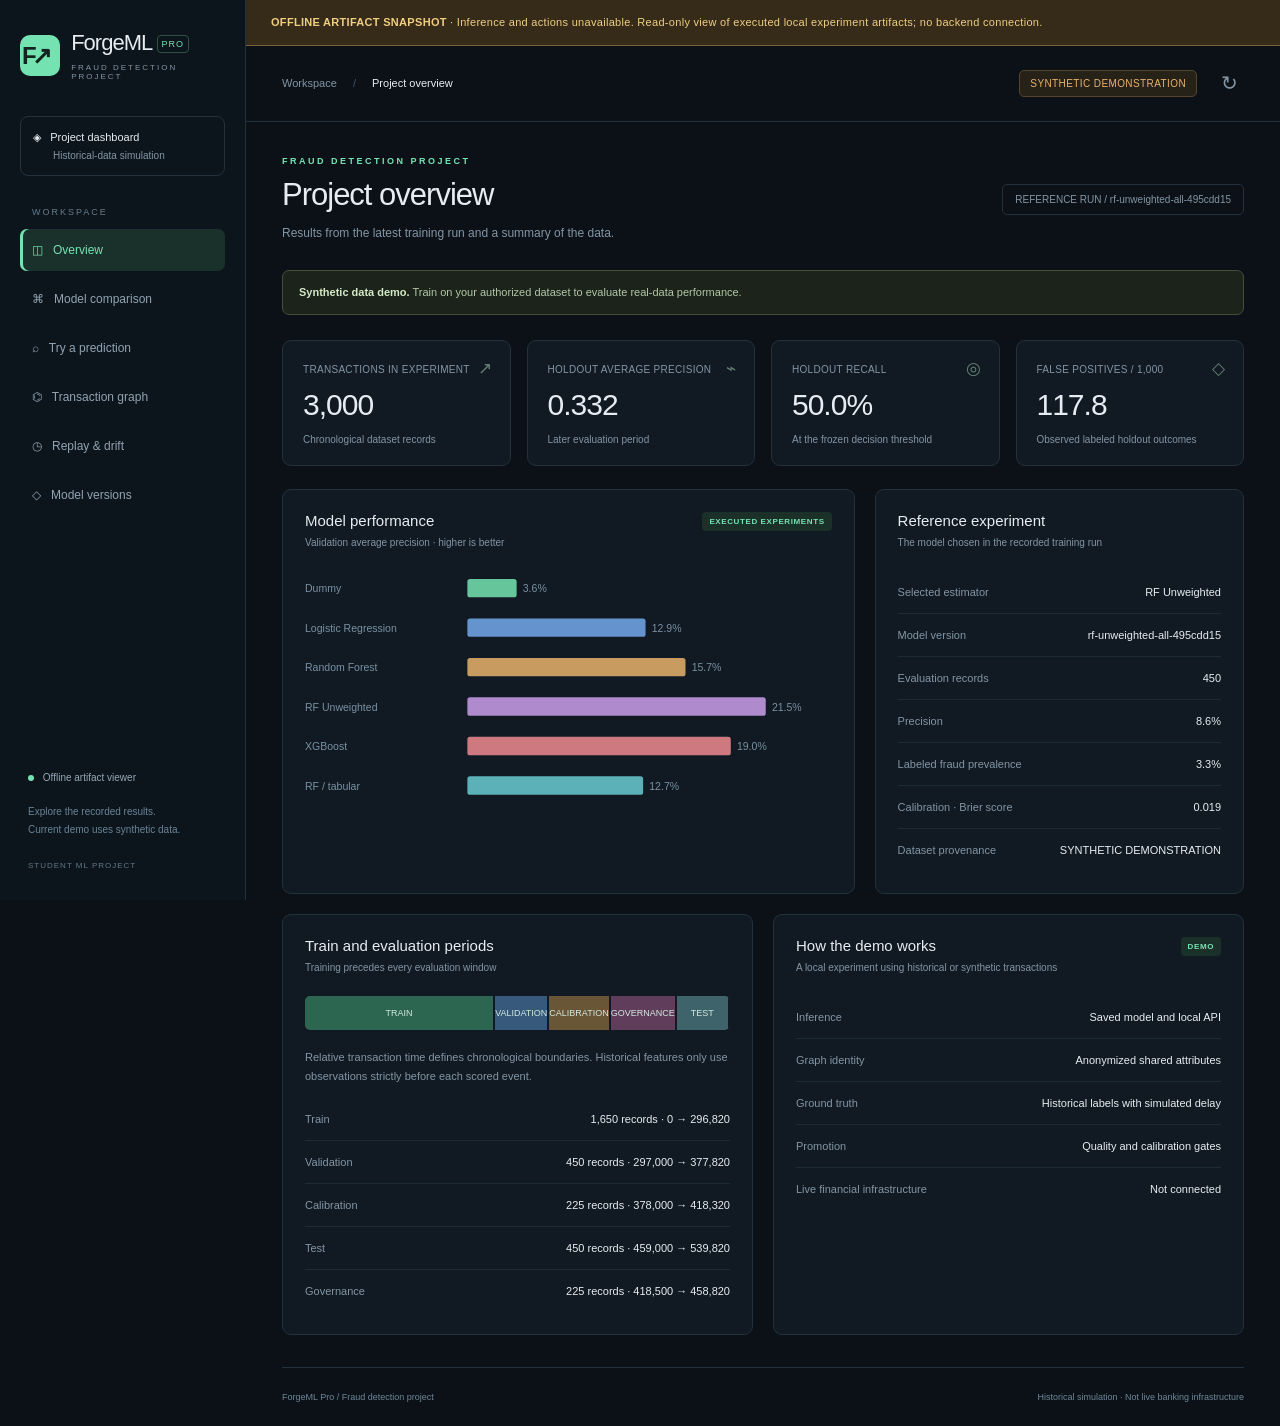
<file: frontend/snapshot.html>
<!doctype html>
<html lang="en">
<head>
<meta charset="utf-8">
<meta name="viewport" content="width=device-width,initial-scale=1">
<meta name="theme-color" content="#0b1117">
<title>ForgeML Pro · Offline artifact snapshot</title>
<style>:root {
  --bg:#0b1117;
  --panel:#111a22;
  --line:#23313c;
  --text:#e6edf2;
  --muted:#8395a5;
  --green:#75e3b1;
  --blue:#72a8ed;
  --orange:#e8b26c;
  --red:#ef8a91}
* {
  box-sizing:border-box}
body {
  margin:0;
  background:var(--bg);
  color:var(--text);
  font:14px 'Segoe UI',Arial,sans-serif}
button,input,select {
  font:inherit}
button,a,input,select {
  outline-offset:4px}
button {
  cursor:pointer}
button:disabled {
  opacity:.5;
  cursor:wait}
a {
  color:var(--green)}
.sidebar {
  width:246px;
  position:fixed;
  inset:0 auto 0 0;
  border-right:1px solid var(--line);
  background:#0d151c;
  padding:30px 20px;
  display:flex;
  flex-direction:column}
.brand {
  display:flex;
  align-items:center;
  gap:11px;
  text-decoration:none;
  color:var(--text);
  font-size:22px;
  letter-spacing:-1px}
.brand b {
  font:9px Arial;
  letter-spacing:1px;
  color:var(--green);
  border:1px solid #305346;
  padding:3px 4px;
  border-radius:4px;
  vertical-align:middle}
.brand small {
  display:block;
  font:8px Arial;
  letter-spacing:2px;
  color:var(--muted);
  margin-top:7px}
.logo {
  width:42px;
  height:41px;
  border-radius:10px;
  background:var(--green);
  color:#11251e;
  font:bold 24px Arial;
  padding:7px 2px;
  letter-spacing:-5px}
.workspace {
  margin:35px 0 31px;
  padding:14px 12px;
  border:1px solid var(--line);
  border-radius:8px;
  font-size:11px}
.workspace small {
  display:block;
  color:var(--muted);
  font-size:10px;
  margin:6px 0 0 20px}
.nav-label {
  font-size:9px;
  letter-spacing:2px;
  color:#647b8c;
  margin:0 12px 12px}
nav {
  display:grid;
  gap:7px}
nav button {
  border:0;
  background:transparent;
  color:#91a3b2;
  text-align:left;
  padding:14px 12px;
  border-radius:7px;
  font-size:12px}
nav button:hover {
  background:#17232c;
  color:var(--text)}
nav button.active {
  background:#19302b;
  color:var(--green);
  box-shadow:inset 3px 0 var(--green)}
.sidebar-bottom {
  margin-top:auto;
  padding:20px 8px 0;
  font-size:10px;
  color:#94a8b7}
.status-dot {
  display:inline-block;
  width:6px;
  height:6px;
  background:var(--green);
  border-radius:50%;
  margin-right:6px}
.sidebar-bottom p {
  color:#688497;
  font-size:10px;
  line-height:1.8;
  margin:20px 0}
.sidebar-bottom>span:last-child {
  font-size:8px;
  letter-spacing:1px;
  color:#5f7788}
main {
  margin-left:246px}
header {
  height:76px;
  display:flex;
  justify-content:space-between;
  align-items:center;
  border-bottom:1px solid var(--line);
  padding:0 36px;
  font-size:11px}
.breadcrumb {
  color:var(--muted)}
.separator {
  color:#425564;
  margin:0 13px}
.header-right {
  display:flex;
  gap:18px;
  align-items:center}
.env {
  color:var(--orange);
  font-size:10px;
  letter-spacing:.4px;
  border:1px solid #55452d;
  background:#272218;
  padding:7px 10px;
  border-radius:5px}
.icon-button {
  font-size:20px;
  background:transparent;
  border:0;
  color:var(--muted)}
.content {
  max-width:1600px;
  margin:auto;
  padding:34px 36px 0}
.page-heading {
  display:flex;
  justify-content:space-between;
  gap:20px;
  align-items:center;
  margin-bottom:27px}
.eyebrow {
  color:var(--green);
  font-size:9px;
  letter-spacing:2.5px;
  font-weight:700}
h1 {
  font-size:31px;
  font-weight:500;
  letter-spacing:-1px;
  margin:11px 0}
p {
  color:var(--muted);
  line-height:1.6}
.page-heading p {
  font-size:12px;
  margin:0}
.run-label {
  font-size:10px;
  color:var(--muted);
  border:1px solid var(--line);
  padding:9px 12px;
  border-radius:5px;
  white-space:nowrap}
.notice {
  border:1px solid #42503a;
  background:#1b231b;
  color:#b4c7a6;
  border-radius:7px;
  padding:12px 16px;
  font-size:11px;
  line-height:1.7;
  margin-bottom:25px}
.notice strong {
  color:#d4e9c5}
#error {
  border:1px solid #723c43;
  background:#2b1b20;
  color:#ffc6cc;
  padding:15px;
  border-radius:7px;
  margin:15px 0}
.stats {
  display:grid;
  grid-template-columns:repeat(4,minmax(0,1fr));
  gap:16px;
  margin-bottom:23px}
.stat {
  background:var(--panel);
  border:1px solid var(--line);
  padding:19px 20px;
  border-radius:9px;
  position:relative}
.stat .label {
  font-size:10px;
  color:var(--muted);
  letter-spacing:.3px}
.stat .value {
  font-size:30px;
  font-weight:500;
  letter-spacing:-1px;
  margin:12px 0 8px}
.stat .value small {
  font-size:13px;
  color:var(--muted);
  letter-spacing:0}
.stat .detail {
  font-size:10px;
  color:var(--muted)}
.accent {
  color:var(--green)}
.stat .corner {
  position:absolute;
  right:18px;
  top:17px;
  color:#658174;
  font-size:17px}
.grid {
  display:grid;
  grid-template-columns:1.55fr 1fr;
  gap:20px;
  margin-bottom:20px}
.grid.equal {
  grid-template-columns:1fr 1fr}
.panel {
  border:1px solid var(--line);
  background:var(--panel);
  border-radius:9px;
  padding:22px;
  min-width:0}
.panel.full {
  margin-bottom:20px}
.panel-head {
  display:flex;
  justify-content:space-between;
  align-items:flex-start;
  gap:12px;
  margin-bottom:20px}
.panel h2 {
  font-size:15px;
  font-weight:500;
  margin:0 0 6px}
.panel h3 {
  font-size:13px;
  font-weight:500;
  margin:0 0 7px}
.panel-head p {
  font-size:10px;
  margin:0}
.tag {
  padding:5px 7px;
  border-radius:4px;
  font-size:8px;
  font-weight:bold;
  letter-spacing:.6px;
  background:#1c302a;
  color:var(--green);
  white-space:nowrap}
.tag.blue {
  color:var(--blue);
  background:#1a2a40}
.tag.orange {
  color:var(--orange);
  background:#30281f}
.tag.red {
  color:var(--red);
  background:#38232a}
.chart {
  width:100%;
  height:230px;
  display:block}
.chart text {
  font:10px Arial;
  fill:#7991a3}
.chart .gridline {
  stroke:#22323e;
  stroke-width:1}
.legend {
  display:flex;
  gap:18px;
  color:var(--muted);
  font-size:10px;
  margin-top:12px;
  flex-wrap:wrap}
.legend i {
  display:inline-block;
  width:7px;
  height:7px;
  border-radius:50%;
  margin-right:6px}
.list-row {
  display:flex;
  align-items:center;
  justify-content:space-between;
  padding:15px 0;
  border-bottom:1px solid #1d2b36;
  gap:15px}
.list-row:last-child {
  border:0}
.list-row span {
  font-size:11px;
  color:var(--muted)}
.list-row strong {
  font-size:11px;
  font-weight:500}
.progress {
  height:5px;
  background:#20313e;
  border-radius:5px;
  margin:9px 0 16px;
  overflow:hidden}
.progress span {
  height:100%;
  display:block;
  background:var(--green);
  border-radius:5px}
table {
  width:100%;
  border-collapse:collapse;
  font-size:11px;
  text-align:left}
th {
  color:#7690a3;
  font-size:9px;
  letter-spacing:.8px;
  font-weight:500;
  border-bottom:1px solid var(--line);
  padding:12px 10px;
  background:#0f1820}
td {
  padding:15px 10px;
  border-bottom:1px solid #1d2b36;
  color:#b7c7d3}
tr:last-child td {
  border-bottom:0}
td:first-child {
  color:var(--text)}
.table-scroll {
  overflow:auto}
.table-scroll table {
  min-width:520px}
.button {
  border:1px solid #315c4b;
  border-radius:5px;
  background:#1d3a30;
  color:var(--green);
  padding:10px 15px;
  font-size:11px}
.button:hover {
  background:#254b3d}
.button.secondary {
  background:transparent;
  border-color:var(--line);
  color:#a4bac9}
.button.danger {
  color:var(--red);
  border-color:#673b41;
  background:#342229}
.controls {
  display:flex;
  align-items:end;
  gap:12px;
  flex-wrap:wrap;
  margin:18px 0}
label {
  display:block;
  color:var(--muted);
  font-size:10px;
  line-height:1.8}
input,select {
  display:block;
  background:#0c151d;
  border:1px solid #2b3e4c;
  border-radius:5px;
  color:var(--text);
  padding:10px;
  width:100%;
  min-width:90px}
form .fields {
  display:grid;
  grid-template-columns:repeat(2,1fr);
  gap:14px}
select {
  max-width:500px}
.result-score {
  font-size:60px;
  font-weight:500;
  color:var(--green);
  margin:25px 0 10px}
.result-score.high {
  color:var(--red)}
.result-placeholder {
  min-height:270px;
  display:flex;
  align-items:center;
  justify-content:center;
  color:#6b8395;
  text-align:center;
  padding:30px;
  line-height:1.8}
.explanation-row {
  display:grid;
  grid-template-columns:160px 1fr 65px;
  gap:12px;
  align-items:center;
  font-size:10px;
  margin:14px 0}
.explanation-bar {
  height:9px;
  background:#20313d;
  border-radius:3px;
  overflow:hidden}
.explanation-bar span {
  height:100%;
  display:block;
  background:var(--orange)}
.graph {
  height:430px;
  width:100%;
  background:radial-gradient(ellipse at center,#14252d 0%,#101a22 65%);
  border-radius:5px}
.graph text {
  font:9px Arial;
  fill:#a4bfce}
.graph line {
  stroke:#365f67;
  stroke-opacity:.6}
.graph circle {
  stroke:#14232d;
  stroke-width:3}
.muted {
  color:var(--muted);
  font-size:11px;
  line-height:1.8}
.empty {
  padding:35px 15px;
  text-align:center;
  color:var(--muted);
  font-size:12px}
.code {
  white-space:pre-wrap;
  overflow:auto;
  max-height:400px;
  background:#0a131a;
  padding:15px;
  border:1px solid var(--line);
  border-radius:5px;
  font:10px/1.7 Consolas,monospace;
  color:#9db7c9}
.event {
  border-left:2px solid #385d4d;
  margin:0 0 0 5px;
  padding:0 0 23px 19px;
  position:relative}
.event:before {
  content:'';
  width:7px;
  height:7px;
  border-radius:50%;
  background:var(--green);
  position:absolute;
  left:-4.5px;
  top:4px}
.event time {
  display:block;
  color:#688497;
  font-size:9px;
  margin-bottom:6px}
.event strong {
  font-size:11px;
  font-weight:500}
.event p {
  font-size:10px;
  margin:5px 0 0}
.loading {
  min-height:200px;
  display:grid;
  place-items:center;
  color:var(--muted)}
footer {
  border-top:1px solid var(--line);
  padding:24px 0;
  margin-top:32px;
  display:flex;
  justify-content:space-between;
  gap:20px;
  font-size:9px;
  color:#6e8798}
.inline-note {
  font-size:10px;
  color:var(--muted);
  margin-top:16px;
  line-height:1.7}
.metric-big {
  font-size:34px;
  font-weight:500;
  margin:10px 0;
  color:var(--green)}
.split-band {
  display:flex;
  height:34px;
  border-radius:5px;
  overflow:hidden;
  margin:18px 0}
.split-band span {
  display:grid;
  place-items:center;
  font-size:9px;
  color:#d1e9e0;
  border-right:2px solid #101a22}
.split-band span:nth-child(1) {
  background:#2c6650}
.split-band span:nth-child(2) {
  background:#37597b}
.split-band span:nth-child(3) {
  background:#695637}
.split-band span:nth-child(4) {
  background:#603e5b}
@media(min-width:1600px) {
  .content {
  padding-top:45px}
.chart {
  height:270px}
.stat {
  padding:25px}
.panel {
  padding:26px}
}
@media(max-width:1100px) {
  .sidebar {
  width:205px;
  padding:25px 14px}
main {
  margin-left:205px}
.content {
  padding:25px 22px 0}
header {
  padding:0 22px}
.stats {
  grid-template-columns:repeat(2,1fr)}
.grid {
  grid-template-columns:1fr}
.grid.equal {
  grid-template-columns:1fr 1fr}
.page-heading {
  align-items:start}
.run-label {
  max-width:150px;
  overflow:hidden;
  text-overflow:ellipsis}
.graph {
  height:360px}
}
@media(max-width:720px) {
  .sidebar {
  position:static;
  width:auto;
  padding:18px;
  border-bottom:1px solid var(--line)}
.brand {
  font-size:20px}
.workspace,.nav-label,.sidebar-bottom {
  display:none}
nav {
  display:flex;
  overflow:auto;
  margin-top:18px;
  gap:4px}
nav button {
  white-space:nowrap;
  padding:10px;
  font-size:10px}
main {
  margin:0}
header {
  height:55px;
  padding:0 18px}
.content {
  padding:25px 16px 0}
.page-heading {
  display:block}
.run-label {
  display:inline-block;
  margin-top:15px;
  max-width:100%}
h1 {
  font-size:27px}
.grid.equal {
  grid-template-columns:1fr}
.stats {
  gap:10px}
.stat {
  padding:16px}
.stat .value {
  font-size:26px}
.panel {
  padding:16px}
.env {
  font-size:8px}
footer {
  display:block;
  line-height:2}
.explanation-row {
  grid-template-columns:110px 1fr 45px}
.chart {
  height:210px}
}

.chart.bar-chart { height: auto; min-height: 0; }
.bar-chart text { font-size: 12px; }
.explanation-row > span:first-child { min-width: 0; overflow-wrap: anywhere; }

.snapshot-banner{padding:13px 25px;border-bottom:1px solid #74613b;background:#352b18;color:#f0ce83;font-size:11px;line-height:1.7;letter-spacing:.3px}.snapshot-banner strong{font-weight:700}</style>
</head>
<body>
<aside class="sidebar">
<a class="brand" href="#overview">
<span class="logo">F↗</span>
<span>ForgeML <b>PRO</b>
<small>FRAUD DETECTION PROJECT</small>
</span>
</a>
<div class="workspace">◈ &nbsp; Project dashboard<small>Historical-data simulation</small>
</div>
<div class="nav-label">WORKSPACE</div>
<nav aria-label="Workspace">
<button data-view="overview" class="active">◫ &nbsp; Overview</button>
<button data-view="laboratory">⌘ &nbsp; Model comparison</button>
<button data-view="prediction">⌕ &nbsp; Try a prediction</button>
<button data-view="graph">⌬ &nbsp; Transaction graph</button>
<button data-view="monitoring">◷ &nbsp; Replay & drift</button>
<button data-view="governance">◇ &nbsp; Model versions</button>
</nav>
<div class="sidebar-bottom">
<span class="status-dot">
</span>
<span id="connection">Connecting to API</span>
<p>Explore the recorded results.<br>Current demo uses synthetic data.</p>
<span>STUDENT ML PROJECT</span>
</div>
</aside>
<main><div class="snapshot-banner" role="note"><strong>OFFLINE ARTIFACT SNAPSHOT</strong> · Inference and actions unavailable. Read-only view of executed local experiment artifacts; no backend connection.</div>
<header>
<div>
<span class="breadcrumb">Workspace</span>
<span class="separator">/</span>
<span id="crumb">Overview</span>
</div>
<div class="header-right">
<span class="env" id="mode">Loading dataset mode</span>
<button class="icon-button" id="refresh" aria-label="Refresh data">↻</button>
</div>
</header>
<div class="content">
<div class="page-heading">
<div>
<div class="eyebrow">FRAUD DETECTION PROJECT</div>
<h1 id="page-title">Project overview</h1>
<p id="page-description">Compare models and explore the results of a training run.</p>
</div>
<span class="run-label" id="run-label">Awaiting experiment artifacts</span>
</div>
<div id="notice" role="status" class="notice">Loading the local experiment. No external transactions are processed.</div>
<div id="error" role="alert" hidden>
</div>
<section id="view" aria-live="polite">
<div class="loading">Connecting to ForgeML…</div>
</section>
<footer>
<span>ForgeML Pro / Fraud detection project</span>
<span>Historical simulation · Not live banking infrastructure</span>
</footer>
</div>
</main>

<script id="snapshot-artifacts" type="application/json">{"/api/report":{"mode":"SYNTHETIC DEMONSTRATION","dataset_sha256":"495cdd1594ce22905f8a5abb31933772c4f057841187f2651882e55ec82f4395","rows":3000,"fraud_prevalence":0.03266666666666666,"seed":42,"hardware":{"platform":"Windows-10-10.0.26300-SP0","processor":"Intel64 Family 6 Model 183 Stepping 1, GenuineIntel"},"splits":{"train":{"rows":1650,"start":0,"end":296820},"validation":{"rows":450,"start":297000,"end":377820},"calibration":{"rows":225,"start":378000,"end":418320},"test":{"rows":450,"start":459000,"end":539820},"governance":{"rows":225,"start":418500,"end":458820}},"models":[{"name":"Dummy","version":"dummy-all","group":"all","training_seconds":0.24626010000065435,"metrics":{"average_precision":0.035555555555555556,"roc_auc":0.5,"precision":0.0,"recall":0.0,"f1":0.0,"brier":0.03429397000306092,"precision_at_k":0.045454545454545456,"recall_at_budget":0.0625,"review_budget":22,"recall_at_fpr_01":0.0,"false_positives_per_1000":0.0,"confusion_matrix":[[434,0],[16,0]],"assumed_cost":1600.0,"threshold":0.5,"count":450},"curves":{"precision":[0.035555555555555556,1.0],"recall":[1.0,0.0],"calibration_predicted":[0.03393939393939371],"calibration_observed":[0.035555555555555556]}},{"name":"Logistic Regression","version":"logistic-regression-all","group":"all","training_seconds":0.09451690000423696,"metrics":{"average_precision":0.12858925751224473,"roc_auc":0.636520737327189,"precision":0.06086956521739131,"recall":0.4375,"f1":0.10687022900763359,"brier":0.18108210595265745,"precision_at_k":0.18181818181818182,"recall_at_budget":0.25,"review_budget":22,"recall_at_fpr_01":0.125,"false_positives_per_1000":240.0,"confusion_matrix":[[326,108],[9,7]],"assumed_cost":1440.0,"threshold":0.5,"count":450},"curves":{"precision":[0.035555555555555556,0.03355704697986577,0.033783783783783786,0.034013605442176874,0.03424657534246575,0.034482758620689655,0.034722222222222224,0.03496503496503497,0.035211267605633804,0.03546099290780142,0.03571428571428571,0.03597122302158273,0.036231884057971016,0.0364963503649635,0.03676470588235294,0.037037037037037035,0.03731343283582089,0.03759398496240601,0.03787878787878788,0.03816793893129771,0.038461538461538464,0.03875968992248062,0.0390625,0.03937007874015748,0.03968253968253968,0.04,0.04032258064516129,0.04065040650406504,0.040983606557377046,0.04132231404958678,0.041666666666666664,0.04201680672268908,0.0423728813559322,0.042735042735042736,0.04310344827586207,0.043478260869565216,0.043859649122807015,0.04424778761061947,0.044642857142857144,0.042042042042042045,0.04242424242424243,0.04281345565749235,0.043209876543209874,0.04361370716510903,0.0440251572327044,0.044444444444444446,0.04487179487179487,0.045307443365695796,0.0457516339869281,0.0429042904290429,0.043478260869565216,0.04054054054054054,0.040955631399317405,0.041379310344827586,0.041811846689895474,0.04225352112676056,0.042704626334519574,0.039568345323741004,0.04,0.04044117647058824,0.040892193308550186,0.041353383458646614,0.04182509505703422,0.04230769230769231,0.042801556420233464,0.04330708661417323,0.043824701195219126,0.04435483870967742,0.044897959183673466,0.045454545454545456,0.04602510460251046,0.046610169491525424,0.04721030042918455,0.04782608695652174,0.048458149779735685,0.049107142857142856,0.049773755656108594,0.05045871559633028,0.05116279069767442,0.05188679245283019,0.05263157894736842,0.05339805825242718,0.054187192118226604,0.055,0.050761421319796954,0.05154639175257732,0.05235602094240838,0.047872340425531915,0.04864864864864865,0.04945054945054945,0.05027932960893855,0.05113636363636364,0.05202312138728324,0.052941176470588235,0.05389221556886228,0.054878048780487805,0.055900621118012424,0.056962025316455694,0.05161290322580645,0.046052631578947366,0.0472972972972973,0.04827586206896552,0.04929577464788732,0.050359712230215826,0.051470588235294115,0.05263157894736842,0.05384615384615385,0.05511811023622047,0.056451612903225805,0.05785123966942149,0.059322033898305086,0.06086956521739131,0.05357142857142857,0.05504587155963303,0.05660377358490566,0.05825242718446602,0.06,0.061855670103092786,0.06382978723404255,0.06593406593406594,0.06818181818181818,0.07058823529411765,0.07317073170731707,0.0759493670886076,0.07894736842105263,0.0821917808219178,0.07142857142857142,0.05970149253731343,0.0625,0.06557377049180328,0.06896551724137931,0.07272727272727272,0.07692307692307693,0.08163265306122448,0.08695652173913043,0.09302325581395349,0.1,0.10810810810810811,0.11764705882352941,0.12903225806451613,0.14285714285714285,0.16,0.18181818181818182,0.21052631578947367,0.1875,0.23076923076923078,0.3,0.2857142857142857,0.25,1.0],"recall":[1.0,0.9375,0.9375,0.9375,0.9375,0.9375,0.9375,0.9375,0.9375,0.9375,0.9375,0.9375,0.9375,0.9375,0.9375,0.9375,0.9375,0.9375,0.9375,0.9375,0.9375,0.9375,0.9375,0.9375,0.9375,0.9375,0.9375,0.9375,0.9375,0.9375,0.9375,0.9375,0.9375,0.9375,0.9375,0.9375,0.9375,0.9375,0.9375,0.875,0.875,0.875,0.875,0.875,0.875,0.875,0.875,0.875,0.875,0.8125,0.8125,0.75,0.75,0.75,0.75,0.75,0.75,0.6875,0.6875,0.6875,0.6875,0.6875,0.6875,0.6875,0.6875,0.6875,0.6875,0.6875,0.6875,0.6875,0.6875,0.6875,0.6875,0.6875,0.6875,0.6875,0.6875,0.6875,0.6875,0.6875,0.6875,0.6875,0.6875,0.6875,0.625,0.625,0.625,0.5625,0.5625,0.5625,0.5625,0.5625,0.5625,0.5625,0.5625,0.5625,0.5625,0.5625,0.5,0.4375,0.4375,0.4375,0.4375,0.4375,0.4375,0.4375,0.4375,0.4375,0.4375,0.4375,0.4375,0.4375,0.375,0.375,0.375,0.375,0.375,0.375,0.375,0.375,0.375,0.375,0.375,0.375,0.375,0.375,0.3125,0.25,0.25,0.25,0.25,0.25,0.25,0.25,0.25,0.25,0.25,0.25,0.25,0.25,0.25,0.25,0.25,0.25,0.1875,0.1875,0.1875,0.125,0.0625,0.0],"calibration_predicted":[0.05941055249718781,0.18351675013871088,0.3019999593458155,0.4359598119564758,0.5622504968994361,0.6958166260887519,0.8200047349173937,0.9267201052064848],"calibration_observed":[0.024539877300613498,0.012048192771084338,0.0425531914893617,0.047619047619047616,0.03333333333333333,0.05405405405405406,0.0,0.17391304347826086]}},{"name":"Random Forest","version":"random-forest-all","group":"all","training_seconds":0.2751315000059549,"metrics":{"average_precision":0.15741753913022324,"roc_auc":0.682315668202765,"precision":0.07692307692307693,"recall":0.4375,"f1":0.1308411214953271,"brier":0.1784716901463312,"precision_at_k":0.18181818181818182,"recall_at_budget":0.25,"review_budget":22,"recall_at_fpr_01":0.125,"false_positives_per_1000":186.66666666666666,"confusion_matrix":[[350,84],[9,7]],"assumed_cost":1320.0,"threshold":0.5,"count":450},"curves":{"precision":[0.035555555555555556,0.03355704697986577,0.033783783783783786,0.034013605442176874,0.03424657534246575,0.034482758620689655,0.034722222222222224,0.03496503496503497,0.035211267605633804,0.03546099290780142,0.03571428571428571,0.03597122302158273,0.036231884057971016,0.0364963503649635,0.03676470588235294,0.037037037037037035,0.03731343283582089,0.03759398496240601,0.03787878787878788,0.03816793893129771,0.038461538461538464,0.03875968992248062,0.0390625,0.03937007874015748,0.03968253968253968,0.04,0.04032258064516129,0.04065040650406504,0.040983606557377046,0.04132231404958678,0.041666666666666664,0.04201680672268908,0.0423728813559322,0.042735042735042736,0.04310344827586207,0.043478260869565216,0.043859649122807015,0.04424778761061947,0.044642857142857144,0.042042042042042045,0.04242424242424243,0.04281345565749235,0.043209876543209874,0.04361370716510903,0.0440251572327044,0.044444444444444446,0.04487179487179487,0.045307443365695796,0.0457516339869281,0.0462046204620462,0.046822742474916385,0.0472972972972973,0.04778156996587031,0.04827586206896552,0.04878048780487805,0.04929577464788732,0.0498220640569395,0.050359712230215826,0.05090909090909091,0.051470588235294115,0.05204460966542751,0.05263157894736842,0.049429657794676805,0.05,0.05058365758754864,0.051181102362204724,0.05179282868525897,0.05241935483870968,0.053061224489795916,0.05371900826446281,0.0502092050209205,0.05084745762711865,0.05150214592274678,0.05217391304347826,0.05286343612334802,0.05357142857142857,0.05429864253393665,0.05045871559633028,0.05116279069767442,0.05188679245283019,0.05263157894736842,0.05339805825242718,0.054187192118226604,0.055,0.05583756345177665,0.05670103092783505,0.05235602094240838,0.05319148936170213,0.05405405405405406,0.054945054945054944,0.055865921787709494,0.056818181818181816,0.057803468208092484,0.058823529411764705,0.05389221556886228,0.054878048780487805,0.055900621118012424,0.056962025316455694,0.05806451612903226,0.05263157894736842,0.05405405405405406,0.05517241379310345,0.056338028169014086,0.050359712230215826,0.051470588235294115,0.05263157894736842,0.05384615384615385,0.05511811023622047,0.056451612903225805,0.05785123966942149,0.059322033898305086,0.06086956521739131,0.0625,0.06422018348623854,0.0660377358490566,0.06796116504854369,0.07,0.07216494845360824,0.07446808510638298,0.07692307692307693,0.07954545454545454,0.08235294117647059,0.08536585365853659,0.08860759493670886,0.09210526315789473,0.0958904109589041,0.08571428571428572,0.08955223880597014,0.09375,0.09836065573770492,0.10344827586206896,0.10909090909090909,0.11538461538461539,0.12244897959183673,0.13043478260869565,0.13953488372093023,0.15,0.16216216216216217,0.14705882352941177,0.12903225806451613,0.14285714285714285,0.16,0.18181818181818182,0.15789473684210525,0.1875,0.23076923076923078,0.2,0.2857142857142857,0.5,1.0],"recall":[1.0,0.9375,0.9375,0.9375,0.9375,0.9375,0.9375,0.9375,0.9375,0.9375,0.9375,0.9375,0.9375,0.9375,0.9375,0.9375,0.9375,0.9375,0.9375,0.9375,0.9375,0.9375,0.9375,0.9375,0.9375,0.9375,0.9375,0.9375,0.9375,0.9375,0.9375,0.9375,0.9375,0.9375,0.9375,0.9375,0.9375,0.9375,0.9375,0.875,0.875,0.875,0.875,0.875,0.875,0.875,0.875,0.875,0.875,0.875,0.875,0.875,0.875,0.875,0.875,0.875,0.875,0.875,0.875,0.875,0.875,0.875,0.8125,0.8125,0.8125,0.8125,0.8125,0.8125,0.8125,0.8125,0.75,0.75,0.75,0.75,0.75,0.75,0.75,0.6875,0.6875,0.6875,0.6875,0.6875,0.6875,0.6875,0.6875,0.6875,0.625,0.625,0.625,0.625,0.625,0.625,0.625,0.625,0.5625,0.5625,0.5625,0.5625,0.5625,0.5,0.5,0.5,0.5,0.4375,0.4375,0.4375,0.4375,0.4375,0.4375,0.4375,0.4375,0.4375,0.4375,0.4375,0.4375,0.4375,0.4375,0.4375,0.4375,0.4375,0.4375,0.4375,0.4375,0.4375,0.4375,0.4375,0.375,0.375,0.375,0.375,0.375,0.375,0.375,0.375,0.375,0.375,0.375,0.375,0.3125,0.25,0.25,0.25,0.25,0.1875,0.1875,0.1875,0.125,0.125,0.125,0.0],"calibration_predicted":[0.21713291186248573,0.31654127891690986,0.44099091937584534,0.5329936239628704,0.6766117874225827],"calibration_observed":[0.041666666666666664,0.006711409395973154,0.03763440860215054,0.058823529411764705,0.3333333333333333]}},{"name":"RF Unweighted","version":"rf-unweighted-all","group":"all","training_seconds":0.21054450000519864,"metrics":{"average_precision":0.2153306317372237,"roc_auc":0.6542338709677419,"precision":0.0,"recall":0.0,"f1":0.0,"brier":0.032600097436649426,"precision_at_k":0.22727272727272727,"recall_at_budget":0.3125,"review_budget":22,"recall_at_fpr_01":0.125,"false_positives_per_1000":0.0,"confusion_matrix":[[434,0],[16,0]],"assumed_cost":1600.0,"threshold":0.5,"count":450},"curves":{"precision":[0.035555555555555556,0.035794183445190156,0.036036036036036036,0.036281179138321996,0.0365296803652968,0.0367816091954023,0.037037037037037035,0.037296037296037296,0.03755868544600939,0.037825059101654845,0.0380952380952381,0.03597122302158273,0.036231884057971016,0.0364963503649635,0.03676470588235294,0.037037037037037035,0.03731343283582089,0.03759398496240601,0.03787878787878788,0.03816793893129771,0.038461538461538464,0.03875968992248062,0.0390625,0.03937007874015748,0.03968253968253968,0.04,0.04032258064516129,0.04065040650406504,0.040983606557377046,0.04132231404958678,0.041666666666666664,0.04201680672268908,0.0423728813559322,0.042735042735042736,0.04310344827586207,0.043478260869565216,0.043859649122807015,0.04424778761061947,0.044642857142857144,0.04504504504504504,0.045454545454545456,0.045871559633027525,0.046296296296296294,0.04672897196261682,0.04716981132075472,0.047619047619047616,0.04807692307692308,0.04854368932038835,0.049019607843137254,0.0462046204620462,0.043478260869565216,0.04391891891891892,0.04436860068259386,0.04482758620689655,0.04529616724738676,0.04225352112676056,0.042704626334519574,0.04316546762589928,0.04,0.04044117647058824,0.040892193308550186,0.041353383458646614,0.04182509505703422,0.04230769230769231,0.042801556420233464,0.04330708661417323,0.043824701195219126,0.04435483870967742,0.044897959183673466,0.045454545454545456,0.04602510460251046,0.046610169491525424,0.04721030042918455,0.04782608695652174,0.048458149779735685,0.049107142857142856,0.049773755656108594,0.05045871559633028,0.05116279069767442,0.05188679245283019,0.05263157894736842,0.05339805825242718,0.054187192118226604,0.055,0.050761421319796954,0.05154639175257732,0.05235602094240838,0.047872340425531915,0.04864864864864865,0.04945054945054945,0.05027932960893855,0.05113636363636364,0.05202312138728324,0.052941176470588235,0.05389221556886228,0.054878048780487805,0.049689440993788817,0.05063291139240506,0.05161290322580645,0.05263157894736842,0.05405405405405406,0.05517241379310345,0.056338028169014086,0.05755395683453238,0.058823529411764705,0.06015037593984962,0.06153846153846154,0.06299212598425197,0.06451612903225806,0.05785123966942149,0.059322033898305086,0.05217391304347826,0.05357142857142857,0.05504587155963303,0.04716981132075472,0.04854368932038835,0.05,0.05154639175257732,0.05319148936170213,0.054945054945054944,0.056818181818181816,0.058823529411764705,0.06097560975609756,0.06329113924050633,0.06578947368421052,0.0684931506849315,0.07142857142857142,0.07462686567164178,0.078125,0.08196721311475409,0.08620689655172414,0.09090909090909091,0.09615384615384616,0.10204081632653061,0.10869565217391304,0.11627906976744186,0.125,0.13513513513513514,0.14705882352941177,0.16129032258064516,0.17857142857142858,0.2,0.22727272727272727,0.21052631578947367,0.25,0.23076923076923078,0.3,0.2857142857142857,0.5,1.0],"recall":[1.0,1.0,1.0,1.0,1.0,1.0,1.0,1.0,1.0,1.0,1.0,0.9375,0.9375,0.9375,0.9375,0.9375,0.9375,0.9375,0.9375,0.9375,0.9375,0.9375,0.9375,0.9375,0.9375,0.9375,0.9375,0.9375,0.9375,0.9375,0.9375,0.9375,0.9375,0.9375,0.9375,0.9375,0.9375,0.9375,0.9375,0.9375,0.9375,0.9375,0.9375,0.9375,0.9375,0.9375,0.9375,0.9375,0.9375,0.875,0.8125,0.8125,0.8125,0.8125,0.8125,0.75,0.75,0.75,0.6875,0.6875,0.6875,0.6875,0.6875,0.6875,0.6875,0.6875,0.6875,0.6875,0.6875,0.6875,0.6875,0.6875,0.6875,0.6875,0.6875,0.6875,0.6875,0.6875,0.6875,0.6875,0.6875,0.6875,0.6875,0.6875,0.625,0.625,0.625,0.5625,0.5625,0.5625,0.5625,0.5625,0.5625,0.5625,0.5625,0.5625,0.5,0.5,0.5,0.5,0.5,0.5,0.5,0.5,0.5,0.5,0.5,0.5,0.5,0.4375,0.4375,0.375,0.375,0.375,0.3125,0.3125,0.3125,0.3125,0.3125,0.3125,0.3125,0.3125,0.3125,0.3125,0.3125,0.3125,0.3125,0.3125,0.3125,0.3125,0.3125,0.3125,0.3125,0.3125,0.3125,0.3125,0.3125,0.3125,0.3125,0.3125,0.3125,0.3125,0.3125,0.25,0.25,0.1875,0.1875,0.125,0.125,0.0],"calibration_predicted":[0.04053849365630484,0.18567415488184155,0.2618853464474885],"calibration_observed":[0.03146067415730337,0.0,1.0]}},{"name":"XGBoost","version":"xgboost-all","group":"all","training_seconds":0.2706754000100773,"metrics":{"average_precision":0.19009895954865397,"roc_auc":0.6696428571428571,"precision":0.0,"recall":0.0,"f1":0.0,"brier":0.03269434720277786,"precision_at_k":0.18181818181818182,"recall_at_budget":0.25,"review_budget":22,"recall_at_fpr_01":0.1875,"false_positives_per_1000":0.0,"confusion_matrix":[[434,0],[16,0]],"assumed_cost":1600.0,"threshold":0.5,"count":450},"curves":{"precision":[0.035555555555555556,0.03355704697986577,0.033783783783783786,0.034013605442176874,0.03424657534246575,0.034482758620689655,0.034722222222222224,0.03496503496503497,0.035211267605633804,0.03546099290780142,0.03571428571428571,0.03597122302158273,0.036231884057971016,0.0364963503649635,0.03676470588235294,0.0345679012345679,0.03482587064676617,0.03258145363408521,0.03282828282828283,0.03307888040712468,0.03333333333333333,0.03359173126614987,0.033854166666666664,0.03412073490813648,0.03439153439153439,0.034666666666666665,0.03494623655913978,0.03523035230352303,0.03551912568306011,0.03581267217630854,0.03611111111111111,0.036414565826330535,0.03672316384180791,0.037037037037037035,0.03735632183908046,0.03768115942028986,0.038011695906432746,0.038348082595870206,0.03869047619047619,0.03903903903903904,0.03939393939393939,0.039755351681957186,0.040123456790123455,0.040498442367601244,0.040880503144654086,0.04126984126984127,0.041666666666666664,0.042071197411003236,0.042483660130718956,0.0429042904290429,0.043478260869565216,0.04054054054054054,0.040955631399317405,0.041379310344827586,0.041811846689895474,0.04225352112676056,0.042704626334519574,0.04316546762589928,0.04363636363636364,0.04411764705882353,0.04460966542750929,0.045112781954887216,0.045627376425855515,0.046153846153846156,0.04669260700389105,0.047244094488188976,0.04780876494023904,0.04838709677419355,0.04897959183673469,0.049586776859504134,0.0502092050209205,0.05084745762711865,0.05150214592274678,0.05217391304347826,0.05286343612334802,0.05357142857142857,0.05429864253393665,0.05504587155963303,0.05581395348837209,0.05660377358490566,0.05741626794258373,0.05825242718446602,0.059113300492610835,0.06,0.06091370558375635,0.061855670103092786,0.06282722513089005,0.06382978723404255,0.05945945945945946,0.06043956043956044,0.061452513966480445,0.0625,0.06358381502890173,0.06470588235294118,0.0658682634730539,0.06707317073170732,0.06832298136645963,0.06962025316455696,0.07096774193548387,0.07236842105263158,0.07432432432432433,0.07586206896551724,0.07746478873239436,0.07913669064748201,0.08088235294117647,0.08270676691729323,0.07692307692307693,0.07874015748031496,0.08064516129032258,0.0743801652892562,0.07627118644067797,0.0782608695652174,0.08035714285714286,0.08256880733944955,0.0660377358490566,0.06796116504854369,0.06,0.061855670103092786,0.06382978723404255,0.06593406593406594,0.06818181818181818,0.07058823529411765,0.07317073170731707,0.0759493670886076,0.07894736842105263,0.0821917808219178,0.08571428571428572,0.08955223880597014,0.078125,0.08196721311475409,0.08620689655172414,0.09090909090909091,0.09615384615384616,0.10204081632653061,0.10869565217391304,0.11627906976744186,0.125,0.13513513513513514,0.14705882352941177,0.16129032258064516,0.17857142857142858,0.16,0.18181818181818182,0.21052631578947367,0.25,0.23076923076923078,0.3,0.42857142857142855,0.25,1.0],"recall":[1.0,0.9375,0.9375,0.9375,0.9375,0.9375,0.9375,0.9375,0.9375,0.9375,0.9375,0.9375,0.9375,0.9375,0.9375,0.875,0.875,0.8125,0.8125,0.8125,0.8125,0.8125,0.8125,0.8125,0.8125,0.8125,0.8125,0.8125,0.8125,0.8125,0.8125,0.8125,0.8125,0.8125,0.8125,0.8125,0.8125,0.8125,0.8125,0.8125,0.8125,0.8125,0.8125,0.8125,0.8125,0.8125,0.8125,0.8125,0.8125,0.8125,0.8125,0.75,0.75,0.75,0.75,0.75,0.75,0.75,0.75,0.75,0.75,0.75,0.75,0.75,0.75,0.75,0.75,0.75,0.75,0.75,0.75,0.75,0.75,0.75,0.75,0.75,0.75,0.75,0.75,0.75,0.75,0.75,0.75,0.75,0.75,0.75,0.75,0.75,0.6875,0.6875,0.6875,0.6875,0.6875,0.6875,0.6875,0.6875,0.6875,0.6875,0.6875,0.6875,0.6875,0.6875,0.6875,0.6875,0.6875,0.6875,0.625,0.625,0.625,0.5625,0.5625,0.5625,0.5625,0.5625,0.4375,0.4375,0.375,0.375,0.375,0.375,0.375,0.375,0.375,0.375,0.375,0.375,0.375,0.375,0.3125,0.3125,0.3125,0.3125,0.3125,0.3125,0.3125,0.3125,0.3125,0.3125,0.3125,0.3125,0.3125,0.25,0.25,0.25,0.25,0.1875,0.1875,0.1875,0.0625,0.0],"calibration_predicted":[0.035937890095888304,0.17356838859044588,0.2971976101398468],"calibration_observed":[0.02981651376146789,0.15384615384615385,1.0]}},{"name":"RF / tabular","version":"random-forest-tabular","group":"tabular","training_seconds":0.18038479999813717,"metrics":{"average_precision":0.12685142507204172,"roc_auc":0.6694988479262672,"precision":0.07692307692307693,"recall":0.375,"f1":0.1276595744680851,"brier":0.18816283119934624,"precision_at_k":0.13636363636363635,"recall_at_budget":0.1875,"review_budget":22,"recall_at_fpr_01":0.125,"false_positives_per_1000":160.0,"confusion_matrix":[[362,72],[10,6]],"assumed_cost":1360.0,"threshold":0.5,"count":450},"curves":{"precision":[0.035555555555555556,0.03355704697986577,0.033783783783783786,0.034013605442176874,0.03424657534246575,0.034482758620689655,0.034722222222222224,0.03496503496503497,0.035211267605633804,0.03546099290780142,0.03571428571428571,0.03597122302158273,0.033816425120772944,0.0340632603406326,0.03431372549019608,0.0345679012345679,0.03482587064676617,0.03508771929824561,0.03535353535353535,0.035623409669211195,0.035897435897435895,0.03617571059431524,0.036458333333333336,0.03674540682414698,0.037037037037037035,0.037333333333333336,0.03763440860215054,0.037940379403794036,0.03825136612021858,0.03856749311294766,0.03888888888888889,0.0392156862745098,0.03954802259887006,0.039886039886039885,0.040229885057471264,0.04057971014492753,0.04093567251461988,0.04129793510324484,0.041666666666666664,0.042042042042042045,0.04242424242424243,0.04281345565749235,0.043209876543209874,0.04361370716510903,0.0440251572327044,0.044444444444444446,0.04487179487179487,0.045307443365695796,0.0457516339869281,0.0462046204620462,0.046822742474916385,0.0472972972972973,0.04778156996587031,0.04827586206896552,0.04878048780487805,0.04929577464788732,0.0498220640569395,0.050359712230215826,0.05090909090909091,0.051470588235294115,0.05204460966542751,0.05263157894736842,0.053231939163498096,0.05384615384615385,0.054474708171206226,0.05511811023622047,0.055776892430278883,0.056451612903225805,0.05714285714285714,0.05785123966942149,0.058577405857740586,0.059322033898305086,0.060085836909871244,0.06086956521739131,0.06167400881057269,0.0625,0.06334841628959276,0.06422018348623854,0.06046511627906977,0.06132075471698113,0.06220095693779904,0.06310679611650485,0.06403940886699508,0.06,0.06091370558375635,0.061855670103092786,0.06282722513089005,0.06382978723404255,0.05405405405405406,0.054945054945054944,0.055865921787709494,0.056818181818181816,0.05202312138728324,0.052941176470588235,0.05389221556886228,0.054878048780487805,0.055900621118012424,0.05063291139240506,0.05161290322580645,0.05263157894736842,0.05405405405405406,0.05517241379310345,0.056338028169014086,0.05755395683453238,0.058823529411764705,0.06015037593984962,0.06153846153846154,0.06299212598425197,0.06451612903225806,0.06611570247933884,0.06779661016949153,0.06956521739130435,0.07142857142857142,0.06422018348623854,0.05660377358490566,0.05825242718446602,0.06,0.061855670103092786,0.06382978723404255,0.06593406593406594,0.06818181818181818,0.07058823529411765,0.07317073170731707,0.0759493670886076,0.07894736842105263,0.0821917808219178,0.08571428571428572,0.05970149253731343,0.0625,0.04918032786885246,0.05172413793103448,0.05454545454545454,0.057692307692307696,0.061224489795918366,0.06521739130434782,0.06976744186046512,0.075,0.08108108108108109,0.08823529411764706,0.0967741935483871,0.10714285714285714,0.12,0.13636363636363635,0.15789473684210525,0.1875,0.23076923076923078,0.2,0.2857142857142857,0.5,1.0],"recall":[1.0,0.9375,0.9375,0.9375,0.9375,0.9375,0.9375,0.9375,0.9375,0.9375,0.9375,0.9375,0.875,0.875,0.875,0.875,0.875,0.875,0.875,0.875,0.875,0.875,0.875,0.875,0.875,0.875,0.875,0.875,0.875,0.875,0.875,0.875,0.875,0.875,0.875,0.875,0.875,0.875,0.875,0.875,0.875,0.875,0.875,0.875,0.875,0.875,0.875,0.875,0.875,0.875,0.875,0.875,0.875,0.875,0.875,0.875,0.875,0.875,0.875,0.875,0.875,0.875,0.875,0.875,0.875,0.875,0.875,0.875,0.875,0.875,0.875,0.875,0.875,0.875,0.875,0.875,0.875,0.875,0.8125,0.8125,0.8125,0.8125,0.8125,0.75,0.75,0.75,0.75,0.75,0.625,0.625,0.625,0.625,0.5625,0.5625,0.5625,0.5625,0.5625,0.5,0.5,0.5,0.5,0.5,0.5,0.5,0.5,0.5,0.5,0.5,0.5,0.5,0.5,0.5,0.5,0.4375,0.375,0.375,0.375,0.375,0.375,0.375,0.375,0.375,0.375,0.375,0.375,0.375,0.375,0.25,0.25,0.1875,0.1875,0.1875,0.1875,0.1875,0.1875,0.1875,0.1875,0.1875,0.1875,0.1875,0.1875,0.1875,0.1875,0.1875,0.1875,0.1875,0.125,0.125,0.125,0.0],"calibration_predicted":[0.20409818065544624,0.33025604253139645,0.44674283585173363,0.532850333163414,0.6714320052118193,0.8070243465366629],"calibration_observed":[0.03125,0.009708737864077669,0.03375527426160337,0.056338028169014086,0.3333333333333333,0.0]}},{"name":"RF / temporal","version":"random-forest-temporal","group":"temporal","training_seconds":0.17615449998993427,"metrics":{"average_precision":0.1370099067759819,"roc_auc":0.6739631336405529,"precision":0.07865168539325842,"recall":0.4375,"f1":0.13333333333333333,"brier":0.1789391903939104,"precision_at_k":0.13636363636363635,"recall_at_budget":0.1875,"review_budget":22,"recall_at_fpr_01":0.125,"false_positives_per_1000":182.22222222222223,"confusion_matrix":[[352,82],[9,7]],"assumed_cost":1310.0,"threshold":0.5,"count":450},"curves":{"precision":[0.035555555555555556,0.03355704697986577,0.033783783783783786,0.034013605442176874,0.03424657534246575,0.034482758620689655,0.034722222222222224,0.03496503496503497,0.035211267605633804,0.03546099290780142,0.03571428571428571,0.03357314148681055,0.033816425120772944,0.0340632603406326,0.03431372549019608,0.0345679012345679,0.03482587064676617,0.03508771929824561,0.03535353535353535,0.035623409669211195,0.035897435897435895,0.03617571059431524,0.036458333333333336,0.03674540682414698,0.037037037037037035,0.037333333333333336,0.03763440860215054,0.037940379403794036,0.03825136612021858,0.03856749311294766,0.03888888888888889,0.0392156862745098,0.03954802259887006,0.039886039886039885,0.040229885057471264,0.04057971014492753,0.04093567251461988,0.04129793510324484,0.041666666666666664,0.042042042042042045,0.04242424242424243,0.04281345565749235,0.043209876543209874,0.04361370716510903,0.0440251572327044,0.044444444444444446,0.04487179487179487,0.045307443365695796,0.0457516339869281,0.0462046204620462,0.046822742474916385,0.0472972972972973,0.04436860068259386,0.04482758620689655,0.04529616724738676,0.045774647887323945,0.046263345195729534,0.046762589928057555,0.04727272727272727,0.04779411764705882,0.048327137546468404,0.04887218045112782,0.049429657794676805,0.05,0.05058365758754864,0.051181102362204724,0.05179282868525897,0.05241935483870968,0.053061224489795916,0.05371900826446281,0.05439330543933055,0.05508474576271186,0.05150214592274678,0.04782608695652174,0.048458149779735685,0.049107142857142856,0.049773755656108594,0.05045871559633028,0.05116279069767442,0.05188679245283019,0.05263157894736842,0.05339805825242718,0.054187192118226604,0.055,0.05583756345177665,0.05670103092783505,0.05759162303664921,0.05319148936170213,0.05405405405405406,0.054945054945054944,0.055865921787709494,0.056818181818181816,0.057803468208092484,0.058823529411764705,0.059880239520958084,0.06097560975609756,0.062111801242236024,0.06329113924050633,0.06451612903225806,0.06578947368421052,0.06756756756756757,0.06896551724137931,0.07042253521126761,0.06474820143884892,0.0661764705882353,0.06766917293233082,0.06923076923076923,0.07086614173228346,0.07258064516129033,0.06611570247933884,0.06779661016949153,0.06956521739130435,0.07142857142857142,0.07339449541284404,0.07547169811320754,0.07766990291262135,0.08,0.08247422680412371,0.07446808510638298,0.07692307692307693,0.07954545454545454,0.08235294117647059,0.08536585365853659,0.08860759493670886,0.09210526315789473,0.0958904109589041,0.08571428571428572,0.08955223880597014,0.09375,0.09836065573770492,0.10344827586206896,0.10909090909090909,0.09615384615384616,0.10204081632653061,0.10869565217391304,0.09302325581395349,0.1,0.10810810810810811,0.11764705882352941,0.12903225806451613,0.14285714285714285,0.16,0.13636363636363635,0.15789473684210525,0.1875,0.15384615384615385,0.2,0.2857142857142857,0.5,1.0],"recall":[1.0,0.9375,0.9375,0.9375,0.9375,0.9375,0.9375,0.9375,0.9375,0.9375,0.9375,0.875,0.875,0.875,0.875,0.875,0.875,0.875,0.875,0.875,0.875,0.875,0.875,0.875,0.875,0.875,0.875,0.875,0.875,0.875,0.875,0.875,0.875,0.875,0.875,0.875,0.875,0.875,0.875,0.875,0.875,0.875,0.875,0.875,0.875,0.875,0.875,0.875,0.875,0.875,0.875,0.875,0.8125,0.8125,0.8125,0.8125,0.8125,0.8125,0.8125,0.8125,0.8125,0.8125,0.8125,0.8125,0.8125,0.8125,0.8125,0.8125,0.8125,0.8125,0.8125,0.8125,0.75,0.6875,0.6875,0.6875,0.6875,0.6875,0.6875,0.6875,0.6875,0.6875,0.6875,0.6875,0.6875,0.6875,0.6875,0.625,0.625,0.625,0.625,0.625,0.625,0.625,0.625,0.625,0.625,0.625,0.625,0.625,0.625,0.625,0.625,0.5625,0.5625,0.5625,0.5625,0.5625,0.5625,0.5,0.5,0.5,0.5,0.5,0.5,0.5,0.5,0.5,0.4375,0.4375,0.4375,0.4375,0.4375,0.4375,0.4375,0.4375,0.375,0.375,0.375,0.375,0.375,0.375,0.3125,0.3125,0.3125,0.25,0.25,0.25,0.25,0.25,0.25,0.25,0.1875,0.1875,0.1875,0.125,0.125,0.125,0.125,0.0],"calibration_predicted":[0.20558228866068,0.31648337361208384,0.43941220705278106,0.5385447961598014,0.6872372551035435],"calibration_observed":[0.038461538461538464,0.013986013986013986,0.03125,0.058823529411764705,0.5]}},{"name":"RF / graph","version":"random-forest-graph","group":"graph","training_seconds":0.15136669999628793,"metrics":{"average_precision":0.08768659616481829,"roc_auc":0.6648905529953917,"precision":0.05921052631578947,"recall":0.5625,"f1":0.10714285714285714,"brier":0.20553718331076565,"precision_at_k":0.13636363636363635,"recall_at_budget":0.1875,"review_budget":22,"recall_at_fpr_01":0.0625,"false_positives_per_1000":317.77777777777777,"confusion_matrix":[[291,143],[7,9]],"assumed_cost":1415.0,"threshold":0.5,"count":450},"curves":{"precision":[0.035555555555555556,0.03355704697986577,0.033783783783783786,0.034013605442176874,0.03424657534246575,0.034482758620689655,0.034722222222222224,0.03496503496503497,0.035211267605633804,0.03546099290780142,0.03571428571428571,0.03597122302158273,0.036231884057971016,0.0364963503649635,0.03676470588235294,0.037037037037037035,0.03731343283582089,0.03759398496240601,0.03787878787878788,0.03816793893129771,0.038461538461538464,0.03875968992248062,0.0390625,0.03937007874015748,0.03968253968253968,0.037333333333333336,0.03763440860215054,0.037940379403794036,0.03825136612021858,0.03856749311294766,0.03888888888888889,0.0392156862745098,0.03954802259887006,0.039886039886039885,0.040229885057471264,0.04057971014492753,0.04093567251461988,0.04129793510324484,0.041666666666666664,0.042042042042042045,0.04242424242424243,0.04281345565749235,0.043209876543209874,0.04361370716510903,0.0440251572327044,0.044444444444444446,0.04487179487179487,0.045307443365695796,0.0457516339869281,0.0462046204620462,0.046822742474916385,0.0472972972972973,0.04778156996587031,0.04827586206896552,0.04878048780487805,0.04929577464788732,0.0498220640569395,0.050359712230215826,0.04727272727272727,0.04779411764705882,0.048327137546468404,0.04887218045112782,0.049429657794676805,0.05,0.05058365758754864,0.051181102362204724,0.05179282868525897,0.05241935483870968,0.053061224489795916,0.05371900826446281,0.05439330543933055,0.05508474576271186,0.05150214592274678,0.05217391304347826,0.05286343612334802,0.049107142857142856,0.049773755656108594,0.045871559633027525,0.046511627906976744,0.04716981132075472,0.04784688995215311,0.04854368932038835,0.04926108374384237,0.05,0.050761421319796954,0.05154639175257732,0.05235602094240838,0.05319148936170213,0.05405405405405406,0.054945054945054944,0.055865921787709494,0.056818181818181816,0.057803468208092484,0.058823529411764705,0.059880239520958084,0.054878048780487805,0.055900621118012424,0.056962025316455694,0.05806451612903226,0.05921052631578947,0.060810810810810814,0.06206896551724138,0.06338028169014084,0.06474820143884892,0.0661764705882353,0.06766917293233082,0.06923076923076923,0.07086614173228346,0.07258064516129033,0.0743801652892562,0.07627118644067797,0.0782608695652174,0.08035714285714286,0.08256880733944955,0.08490566037735849,0.07766990291262135,0.08,0.08247422680412371,0.07446808510638298,0.06593406593406594,0.06818181818181818,0.07058823529411765,0.07317073170731707,0.0759493670886076,0.07894736842105263,0.0821917808219178,0.08571428571428572,0.08955223880597014,0.078125,0.08196721311475409,0.06896551724137931,0.05454545454545454,0.057692307692307696,0.061224489795918366,0.06521739130434782,0.06976744186046512,0.075,0.08108108108108109,0.08823529411764706,0.0967741935483871,0.10714285714285714,0.12,0.13636363636363635,0.15789473684210525,0.1875,0.07692307692307693,0.1,0.14285714285714285,0.25,1.0],"recall":[1.0,0.9375,0.9375,0.9375,0.9375,0.9375,0.9375,0.9375,0.9375,0.9375,0.9375,0.9375,0.9375,0.9375,0.9375,0.9375,0.9375,0.9375,0.9375,0.9375,0.9375,0.9375,0.9375,0.9375,0.9375,0.875,0.875,0.875,0.875,0.875,0.875,0.875,0.875,0.875,0.875,0.875,0.875,0.875,0.875,0.875,0.875,0.875,0.875,0.875,0.875,0.875,0.875,0.875,0.875,0.875,0.875,0.875,0.875,0.875,0.875,0.875,0.875,0.875,0.8125,0.8125,0.8125,0.8125,0.8125,0.8125,0.8125,0.8125,0.8125,0.8125,0.8125,0.8125,0.8125,0.8125,0.75,0.75,0.75,0.6875,0.6875,0.625,0.625,0.625,0.625,0.625,0.625,0.625,0.625,0.625,0.625,0.625,0.625,0.625,0.625,0.625,0.625,0.625,0.625,0.5625,0.5625,0.5625,0.5625,0.5625,0.5625,0.5625,0.5625,0.5625,0.5625,0.5625,0.5625,0.5625,0.5625,0.5625,0.5625,0.5625,0.5625,0.5625,0.5625,0.5,0.5,0.5,0.4375,0.375,0.375,0.375,0.375,0.375,0.375,0.375,0.375,0.375,0.3125,0.3125,0.25,0.1875,0.1875,0.1875,0.1875,0.1875,0.1875,0.1875,0.1875,0.1875,0.1875,0.1875,0.1875,0.1875,0.1875,0.0625,0.0625,0.0625,0.0625,0.0],"calibration_predicted":[0.20705750515371704,0.32283677080998596,0.45005951357076174,0.5413630213952377,0.6626418642820479],"calibration_observed":[0.07142857142857142,0.008,0.031446540880503145,0.056338028169014086,0.1]}}],"selected_model":"RF Unweighted","selected_version":"rf-unweighted-all-495cdd15","holdout":{"average_precision":0.3322784062381987,"roc_auc":0.6456818181818182,"precision":0.08620689655172414,"recall":0.5,"f1":0.14705882352941177,"brier":0.018528558771749692,"precision_at_k":0.13636363636363635,"recall_at_budget":0.3,"review_budget":22,"recall_at_fpr_01":0.3,"false_positives_per_1000":117.77777777777777,"confusion_matrix":[[387,53],[5,5]],"assumed_cost":765.0,"threshold":0.047619047619047616,"count":450,"raw_brier":0.020264162579608776},"curves":{"precision":[0.022222222222222223,0.02237136465324385,0.02252252252252252,0.022675736961451247,0.0228310502283105,0.022988505747126436,0.023148148148148147,0.023310023310023312,0.023474178403755867,0.02364066193853428,0.023809523809523808,0.023980815347721823,0.024154589371980676,0.024330900243309004,0.024509803921568627,0.024691358024691357,0.024875621890547265,0.02506265664160401,0.022727272727272728,0.022900763358778626,0.020512820512820513,0.020671834625323,0.020833333333333332,0.02099737532808399,0.021164021164021163,0.021333333333333333,0.021505376344086023,0.02168021680216802,0.02185792349726776,0.02203856749311295,0.022222222222222223,0.022408963585434174,0.022598870056497175,0.022792022792022793,0.022988505747126436,0.02318840579710145,0.023391812865497075,0.02359882005899705,0.023809523809523808,0.024024024024024024,0.024242424242424242,0.024464831804281346,0.024691358024691357,0.024922118380062305,0.025157232704402517,0.025396825396825397,0.02564102564102564,0.025889967637540454,0.02287581699346405,0.0231023102310231,0.023411371237458192,0.02364864864864865,0.023890784982935155,0.02413793103448276,0.024390243902439025,0.02464788732394366,0.02491103202846975,0.025179856115107913,0.025454545454545455,0.025735294117647058,0.026022304832713755,0.02631578947368421,0.026615969581749048,0.026923076923076925,0.027237354085603113,0.023622047244094488,0.02390438247011952,0.024193548387096774,0.024489795918367346,0.024793388429752067,0.02510460251046025,0.025423728813559324,0.02575107296137339,0.02608695652173913,0.02643171806167401,0.026785714285714284,0.027149321266968326,0.027522935779816515,0.027906976744186046,0.02830188679245283,0.028708133971291867,0.02912621359223301,0.029556650246305417,0.03,0.030456852791878174,0.030927835051546393,0.031413612565445025,0.031914893617021274,0.032432432432432434,0.03296703296703297,0.0335195530726257,0.03409090909090909,0.03468208092485549,0.03529411764705882,0.03592814371257485,0.036585365853658534,0.037267080745341616,0.0379746835443038,0.03870967741935484,0.03289473684210526,0.033783783783783786,0.034482758620689655,0.035211267605633804,0.03597122302158273,0.03676470588235294,0.03759398496240601,0.038461538461538464,0.03937007874015748,0.04032258064516129,0.04132231404958678,0.0423728813559322,0.043478260869565216,0.044642857142857144,0.045871559633027525,0.04716981132075472,0.04854368932038835,0.05,0.05154639175257732,0.05319148936170213,0.054945054945054944,0.056818181818181816,0.058823529411764705,0.06097560975609756,0.06329113924050633,0.06578947368421052,0.0684931506849315,0.07142857142857142,0.07462686567164178,0.078125,0.08196721311475409,0.08620689655172414,0.07272727272727272,0.07692307692307693,0.08163265306122448,0.08695652173913043,0.09302325581395349,0.075,0.08108108108108109,0.08823529411764706,0.0967741935483871,0.10714285714285714,0.12,0.13636363636363635,0.15789473684210525,0.1875,0.23076923076923078,0.3,0.42857142857142855,0.75,1.0],"recall":[1.0,1.0,1.0,1.0,1.0,1.0,1.0,1.0,1.0,1.0,1.0,1.0,1.0,1.0,1.0,1.0,1.0,1.0,0.9,0.9,0.8,0.8,0.8,0.8,0.8,0.8,0.8,0.8,0.8,0.8,0.8,0.8,0.8,0.8,0.8,0.8,0.8,0.8,0.8,0.8,0.8,0.8,0.8,0.8,0.8,0.8,0.8,0.8,0.7,0.7,0.7,0.7,0.7,0.7,0.7,0.7,0.7,0.7,0.7,0.7,0.7,0.7,0.7,0.7,0.7,0.6,0.6,0.6,0.6,0.6,0.6,0.6,0.6,0.6,0.6,0.6,0.6,0.6,0.6,0.6,0.6,0.6,0.6,0.6,0.6,0.6,0.6,0.6,0.6,0.6,0.6,0.6,0.6,0.6,0.6,0.6,0.6,0.6,0.6,0.5,0.5,0.5,0.5,0.5,0.5,0.5,0.5,0.5,0.5,0.5,0.5,0.5,0.5,0.5,0.5,0.5,0.5,0.5,0.5,0.5,0.5,0.5,0.5,0.5,0.5,0.5,0.5,0.5,0.5,0.5,0.5,0.4,0.4,0.4,0.4,0.4,0.3,0.3,0.3,0.3,0.3,0.3,0.3,0.3,0.3,0.3,0.3,0.3,0.3,0.0],"calibration_predicted":[0.027971282462611526,0.15337452568211152,0.35065285376862176,0.39231751431488954],"calibration_observed":[0.015730337078651686,0.0,1.0,1.0]},"threshold":0.047619047619047616,"policy":{"false_positive_cost":5,"false_negative_cost":100,"note":"Assumed abstract cost units, not recovered money"},"graph":{"nodes":[{"id":"T2551","type":"transaction","label":"T2551"},{"id":"card1:1065","type":"entity","label":"card1:1065"},{"id":"addr1:1","type":"entity","label":"addr1:1"},{"id":"DeviceInfo:mobile","type":"entity","label":"DeviceInfo:mobile"},{"id":"T2552","type":"transaction","label":"T2552"},{"id":"card1:1032","type":"entity","label":"card1:1032"},{"id":"addr1:3","type":"entity","label":"addr1:3"},{"id":"DeviceInfo:desktop","type":"entity","label":"DeviceInfo:desktop"},{"id":"T2553","type":"transaction","label":"T2553"},{"id":"card1:1021","type":"entity","label":"card1:1021"},{"id":"addr1:6","type":"entity","label":"addr1:6"},{"id":"T2554","type":"transaction","label":"T2554"},{"id":"card1:1019","type":"entity","label":"card1:1019"},{"id":"addr1:2","type":"entity","label":"addr1:2"},{"id":"T2555","type":"transaction","label":"T2555"},{"id":"card1:1098","type":"entity","label":"card1:1098"},{"id":"addr1:5","type":"entity","label":"addr1:5"},{"id":"T2556","type":"transaction","label":"T2556"},{"id":"card1:1010","type":"entity","label":"card1:1010"},{"id":"T2557","type":"transaction","label":"T2557"},{"id":"card1:1079","type":"entity","label":"card1:1079"},{"id":"addr1:13","type":"entity","label":"addr1:13"},{"id":"T2558","type":"transaction","label":"T2558"},{"id":"card1:1086","type":"entity","label":"card1:1086"},{"id":"addr1:9","type":"entity","label":"addr1:9"},{"id":"DeviceInfo:unknown","type":"entity","label":"DeviceInfo:unknown"},{"id":"T2559","type":"transaction","label":"T2559"},{"id":"card1:1003","type":"entity","label":"card1:1003"},{"id":"T2560","type":"transaction","label":"T2560"},{"id":"card1:1058","type":"entity","label":"card1:1058"},{"id":"addr1:11","type":"entity","label":"addr1:11"},{"id":"T2561","type":"transaction","label":"T2561"},{"id":"card1:1057","type":"entity","label":"card1:1057"},{"id":"T2562","type":"transaction","label":"T2562"},{"id":"card1:1035","type":"entity","label":"card1:1035"},{"id":"T2563","type":"transaction","label":"T2563"},{"id":"card1:1066","type":"entity","label":"card1:1066"},{"id":"addr1:10","type":"entity","label":"addr1:10"},{"id":"T2564","type":"transaction","label":"T2564"},{"id":"card1:1040","type":"entity","label":"card1:1040"},{"id":"addr1:12","type":"entity","label":"addr1:12"},{"id":"T2565","type":"transaction","label":"T2565"},{"id":"card1:1043","type":"entity","label":"card1:1043"},{"id":"addr1:4","type":"entity","label":"addr1:4"},{"id":"T2566","type":"transaction","label":"T2566"},{"id":"T2567","type":"transaction","label":"T2567"},{"id":"card1:1080","type":"entity","label":"card1:1080"},{"id":"T2568","type":"transaction","label":"T2568"},{"id":"card1:1063","type":"entity","label":"card1:1063"}],"edges":[{"source":"T2551","target":"card1:1065"},{"source":"T2551","target":"addr1:1"},{"source":"T2551","target":"DeviceInfo:mobile"},{"source":"T2552","target":"card1:1032"},{"source":"T2552","target":"addr1:3"},{"source":"T2552","target":"DeviceInfo:desktop"},{"source":"T2553","target":"card1:1021"},{"source":"T2553","target":"addr1:6"},{"source":"T2553","target":"DeviceInfo:mobile"},{"source":"T2554","target":"card1:1019"},{"source":"T2554","target":"addr1:2"},{"source":"T2554","target":"DeviceInfo:desktop"},{"source":"T2555","target":"card1:1098"},{"source":"T2555","target":"addr1:5"},{"source":"T2555","target":"DeviceInfo:mobile"},{"source":"T2556","target":"card1:1010"},{"source":"T2556","target":"addr1:3"},{"source":"T2556","target":"DeviceInfo:desktop"},{"source":"T2557","target":"card1:1079"},{"source":"T2557","target":"addr1:13"},{"source":"T2557","target":"DeviceInfo:desktop"},{"source":"T2558","target":"card1:1086"},{"source":"T2558","target":"addr1:9"},{"source":"T2558","target":"DeviceInfo:unknown"},{"source":"T2559","target":"card1:1003"},{"source":"T2559","target":"addr1:5"},{"source":"T2559","target":"DeviceInfo:mobile"},{"source":"T2560","target":"card1:1058"},{"source":"T2560","target":"addr1:11"},{"source":"T2560","target":"DeviceInfo:desktop"},{"source":"T2561","target":"card1:1057"},{"source":"T2561","target":"addr1:1"},{"source":"T2561","target":"DeviceInfo:unknown"},{"source":"T2562","target":"card1:1035"},{"source":"T2562","target":"addr1:9"},{"source":"T2562","target":"DeviceInfo:desktop"},{"source":"T2563","target":"card1:1066"},{"source":"T2563","target":"addr1:10"},{"source":"T2563","target":"DeviceInfo:desktop"},{"source":"T2564","target":"card1:1040"},{"source":"T2564","target":"addr1:12"},{"source":"T2564","target":"DeviceInfo:mobile"},{"source":"T2565","target":"card1:1043"},{"source":"T2565","target":"addr1:4"},{"source":"T2565","target":"DeviceInfo:desktop"},{"source":"T2566","target":"card1:1043"},{"source":"T2566","target":"addr1:9"},{"source":"T2566","target":"DeviceInfo:desktop"},{"source":"T2567","target":"card1:1080"},{"source":"T2567","target":"addr1:11"},{"source":"T2567","target":"DeviceInfo:mobile"},{"source":"T2568","target":"card1:1063"},{"source":"T2568","target":"addr1:12"},{"source":"T2568","target":"DeviceInfo:desktop"}],"note":"Bounded historical sample. Attributes are weak anonymized relationship hints, not confirmed customer identities."},"monitoring":{"mode":"SYNTHETIC DEMONSTRATION","windows":[{"window":0,"transactions":100,"relative_start":418500,"relative_end":436320,"latency_ms":12.242098999995505,"alert_rate":0.15,"mean_score":0.034123917805422635,"drift":{"features":[{"feature":"amount","psi":0.12042167313538091,"warning":false,"reference_missing":0.0,"current_missing":0.0},{"feature":"log_amount","psi":0.12042167313538091,"warning":false,"reference_missing":0.0,"current_missing":0.0},{"feature":"relative_hour","psi":8.870004036813429,"warning":true,"reference_missing":0.0,"current_missing":0.0},{"feature":"relative_day","psi":7.826945057682301,"warning":true,"reference_missing":0.0,"current_missing":0.0},{"feature":"missing_fields","psi":0.0,"warning":false,"reference_missing":0.0,"current_missing":0.0},{"feature":"prior_card_count","psi":9.336098817673172,"warning":true,"reference_missing":0.0,"current_missing":0.0},{"feature":"prior_card_mean","psi":2.8141433092358223,"warning":true,"reference_missing":0.0,"current_missing":0.0},{"feature":"seconds_since_previous","psi":0.11272607029275916,"warning":false,"reference_missing":0.0,"current_missing":0.0},{"feature":"card_24h_count","psi":0.9505446912295257,"warning":true,"reference_missing":0.0,"current_missing":0.0},{"feature":"prior_entity_degree","psi":11.105913082558729,"warning":true,"reference_missing":0.0,"current_missing":0.0},{"feature":"prior_component_size","psi":3.1234196121088362,"warning":true,"reference_missing":0.0,"current_missing":0.0},{"feature":"prior_components_linked","psi":0.0,"warning":false,"reference_missing":0.0,"current_missing":0.0},{"feature":"observed_entity_count","psi":0.0,"warning":false,"reference_missing":0.0,"current_missing":0.0}],"prediction_psi":3.19953997828847,"warning":true,"interpretation":"Covariate drift is a warning, not proof of predictive degradation."},"delayed_quality":null},{"window":1,"transactions":100,"relative_start":436500,"relative_end":454320,"latency_ms":18.32880699992529,"alert_rate":0.13,"mean_score":0.030297214375189164,"drift":{"features":[{"feature":"amount","psi":0.11357015796077166,"warning":false,"reference_missing":0.0,"current_missing":0.0},{"feature":"log_amount","psi":0.11357015796077166,"warning":false,"reference_missing":0.0,"current_missing":0.0},{"feature":"relative_hour","psi":7.978887671722889,"warning":true,"reference_missing":0.0,"current_missing":0.0},{"feature":"relative_day","psi":7.826945057682301,"warning":true,"reference_missing":0.0,"current_missing":0.0},{"feature":"missing_fields","psi":0.0,"warning":false,"reference_missing":0.0,"current_missing":0.0},{"feature":"prior_card_count","psi":8.304197621599895,"warning":true,"reference_missing":0.0,"current_missing":0.0},{"feature":"prior_card_mean","psi":1.8904799186236116,"warning":true,"reference_missing":0.0,"current_missing":0.0},{"feature":"seconds_since_previous","psi":0.08586438412885178,"warning":false,"reference_missing":0.0,"current_missing":0.0},{"feature":"card_24h_count","psi":0.8455037026358283,"warning":true,"reference_missing":0.0,"current_missing":0.0},{"feature":"prior_entity_degree","psi":10.992612792863497,"warning":true,"reference_missing":0.0,"current_missing":0.0},{"feature":"prior_component_size","psi":3.1234196121088362,"warning":true,"reference_missing":0.0,"current_missing":0.0},{"feature":"prior_components_linked","psi":0.0,"warning":false,"reference_missing":0.0,"current_missing":0.0},{"feature":"observed_entity_count","psi":0.0,"warning":false,"reference_missing":0.0,"current_missing":0.0}],"prediction_psi":5.03791816192645,"warning":true,"interpretation":"Covariate drift is a warning, not proof of predictive degradation."},"delayed_quality":null},{"window":2,"transactions":25,"relative_start":454500,"relative_end":458820,"latency_ms":81.21783600014169,"alert_rate":0.16,"mean_score":0.03037649798068017,"drift":{"features":[{"feature":"amount","psi":2.615656128751655,"warning":true,"reference_missing":0.0,"current_missing":0.0},{"feature":"log_amount","psi":2.615656128751655,"warning":true,"reference_missing":0.0,"current_missing":0.0},{"feature":"relative_hour","psi":12.513134769003342,"warning":true,"reference_missing":0.0,"current_missing":0.0},{"feature":"relative_day","psi":7.826945057682301,"warning":true,"reference_missing":0.0,"current_missing":0.0},{"feature":"missing_fields","psi":0.0,"warning":false,"reference_missing":0.0,"current_missing":0.0},{"feature":"prior_card_count","psi":11.84372249316899,"warning":true,"reference_missing":0.0,"current_missing":0.0},{"feature":"prior_card_mean","psi":3.690142264079285,"warning":true,"reference_missing":0.0,"current_missing":0.0},{"feature":"seconds_since_previous","psi":1.3328247428712765,"warning":true,"reference_missing":0.0,"current_missing":0.0},{"feature":"card_24h_count","psi":0.7936233797279008,"warning":true,"reference_missing":0.0,"current_missing":0.0},{"feature":"prior_entity_degree","psi":11.203744209934467,"warning":true,"reference_missing":0.0,"current_missing":0.0},{"feature":"prior_component_size","psi":3.1234196121088362,"warning":true,"reference_missing":0.0,"current_missing":0.0},{"feature":"prior_components_linked","psi":0.0,"warning":false,"reference_missing":0.0,"current_missing":0.0},{"feature":"observed_entity_count","psi":0.0,"warning":false,"reference_missing":0.0,"current_missing":0.0}],"prediction_psi":6.577861656889621,"warning":true,"interpretation":"Covariate drift is a warning, not proof of predictive degradation."},"delayed_quality":{"labeled_count":100,"average_precision":null,"brier":0.0027780992898441188}}],"label_delay_batches":2,"induced_shift":false,"note":"Replay labels become visible only after the configured batch delay. Last delayed batches remain pending."},"governance":{"champion":"rf-unweighted-all-495cdd15","previous":null,"challenger":"challenger-rf-495cdd15","versions":{"rf-unweighted-all-495cdd15":{"average_precision":0.1299989463792091,"roc_auc":0.7376543209876543,"precision":0.09375,"recall":0.3333333333333333,"f1":0.14634146341463414,"brier":0.03801419736309658,"precision_at_k":0.09090909090909091,"recall_at_budget":0.1111111111111111,"review_budget":11,"recall_at_fpr_01":0.1111111111111111,"false_positives_per_1000":128.88888888888889,"confusion_matrix":[[187,29],[6,3]],"assumed_cost":745.0,"threshold":0.047619047619047616,"count":225},"challenger-rf-495cdd15":{"average_precision":0.13124398854031002,"roc_auc":0.6491769547325102,"precision":0.04,"recall":1.0,"f1":0.07692307692307693,"brier":0.12989338320793015,"precision_at_k":0.18181818181818182,"recall_at_budget":0.2222222222222222,"review_budget":11,"recall_at_fpr_01":0.0,"false_positives_per_1000":960.0,"confusion_matrix":[[0,216],[0,9]],"assumed_cost":1080.0,"threshold":0.047619047619047616,"count":225,"latency_ms":10.820787999998881,"latency_measurement":"mean per-row wall time in reserved-window batch, includes feature reconstruction"}},"history":[{"timestamp":"2026-10-24T16:14:31.162834+00:00","action":"registered","version":"rf-unweighted-all-495cdd15"},{"timestamp":"2026-10-24T16:27:08.575562+00:00","action":"rejected","version":"challenger-rf-495cdd15","reasons":["Insufficient average-precision improvement","Calibration regression"],"champion_metrics":{"average_precision":0.1299989463792091,"roc_auc":0.7376543209876543,"precision":0.09375,"recall":0.3333333333333333,"f1":0.14634146341463414,"brier":0.03801419736309658,"precision_at_k":0.09090909090909091,"recall_at_budget":0.1111111111111111,"review_budget":11,"recall_at_fpr_01":0.1111111111111111,"false_positives_per_1000":128.88888888888889,"confusion_matrix":[[187,29],[6,3]],"assumed_cost":745.0,"threshold":0.047619047619047616,"count":225,"latency_ms":6.764449333358142,"latency_measurement":"mean per-row wall time in reserved-window batch, includes feature reconstruction"},"challenger_metrics":{"average_precision":0.13124398854031002,"roc_auc":0.6491769547325102,"precision":0.04,"recall":1.0,"f1":0.07692307692307693,"brier":0.12989338320793015,"precision_at_k":0.18181818181818182,"recall_at_budget":0.2222222222222222,"review_budget":11,"recall_at_fpr_01":0.0,"false_positives_per_1000":960.0,"confusion_matrix":[[0,216],[0,9]],"assumed_cost":1080.0,"threshold":0.047619047619047616,"count":225,"latency_ms":10.820787999998881,"latency_measurement":"mean per-row wall time in reserved-window batch, includes feature reconstruction"}}],"criteria":{"min_ap_gain":0.005,"max_brier_regression":0.02,"max_latency_ms":250}},"governance_comparison":{"champion_version":"rf-unweighted-all-495cdd15","challenger_version":"challenger-rf-495cdd15","champion_metrics":{"average_precision":0.1299989463792091,"roc_auc":0.7376543209876543,"precision":0.09375,"recall":0.3333333333333333,"f1":0.14634146341463414,"brier":0.03801419736309658,"precision_at_k":0.09090909090909091,"recall_at_budget":0.1111111111111111,"review_budget":11,"recall_at_fpr_01":0.1111111111111111,"false_positives_per_1000":128.88888888888889,"confusion_matrix":[[187,29],[6,3]],"assumed_cost":745.0,"threshold":0.047619047619047616,"count":225,"latency_ms":6.764449333358142,"latency_measurement":"mean per-row wall time in reserved-window batch, includes feature reconstruction"},"challenger_metrics":{"average_precision":0.13124398854031002,"roc_auc":0.6491769547325102,"precision":0.04,"recall":1.0,"f1":0.07692307692307693,"brier":0.12989338320793015,"precision_at_k":0.18181818181818182,"recall_at_budget":0.2222222222222222,"review_budget":11,"recall_at_fpr_01":0.0,"false_positives_per_1000":960.0,"confusion_matrix":[[0,216],[0,9]],"assumed_cost":1080.0,"threshold":0.047619047619047616,"count":225,"latency_ms":10.820787999998881,"latency_measurement":"mean per-row wall time in reserved-window batch, includes feature reconstruction"},"evaluation_window":"governance; disjoint from final test"},"tuning":[],"explanation":{"status":"unavailable","reason":"SHAP package unavailable","features":[]},"unavailable":["LightGBM: package unavailable","Optuna: package unavailable"],"training_seconds":17.943764599986025,"tracking":{"status":"unavailable","reason":"MLflow package unavailable"},"limitations":["Synthetic demonstration results are not IEEE-CIS evidence.","Identifiers are weak relationship hints.","No statistical-significance claim.","Serving uses an immutable history snapshot; replay advances an in-memory history independently of serving.","Governance actions are local simulation, not financial production authorization."],"raw_curves":{"precision":[0.022222222222222223,0.02237136465324385,0.02252252252252252,0.022675736961451247,0.0228310502283105,0.022988505747126436,0.023148148148148147,0.023310023310023312,0.023474178403755867,0.02364066193853428,0.023809523809523808,0.023980815347721823,0.024154589371980676,0.024330900243309004,0.024509803921568627,0.024691358024691357,0.024875621890547265,0.02506265664160401,0.022727272727272728,0.022900763358778626,0.020512820512820513,0.020671834625323,0.020833333333333332,0.02099737532808399,0.021164021164021163,0.021333333333333333,0.021505376344086023,0.02168021680216802,0.02185792349726776,0.02203856749311295,0.022222222222222223,0.022408963585434174,0.022598870056497175,0.022792022792022793,0.022988505747126436,0.02318840579710145,0.023391812865497075,0.02359882005899705,0.023809523809523808,0.024024024024024024,0.024242424242424242,0.024464831804281346,0.024691358024691357,0.024922118380062305,0.025157232704402517,0.025396825396825397,0.02564102564102564,0.025889967637540454,0.02287581699346405,0.0231023102310231,0.023411371237458192,0.02364864864864865,0.023890784982935155,0.02413793103448276,0.024390243902439025,0.02464788732394366,0.02491103202846975,0.025179856115107913,0.025454545454545455,0.025735294117647058,0.026022304832713755,0.02631578947368421,0.026615969581749048,0.026923076923076925,0.027237354085603113,0.023622047244094488,0.02390438247011952,0.024193548387096774,0.024489795918367346,0.024793388429752067,0.02510460251046025,0.025423728813559324,0.02575107296137339,0.02608695652173913,0.02643171806167401,0.026785714285714284,0.027149321266968326,0.027522935779816515,0.027906976744186046,0.02830188679245283,0.028708133971291867,0.02912621359223301,0.029556650246305417,0.03,0.030456852791878174,0.030927835051546393,0.031413612565445025,0.031914893617021274,0.032432432432432434,0.03296703296703297,0.0335195530726257,0.03409090909090909,0.03468208092485549,0.03529411764705882,0.03592814371257485,0.036585365853658534,0.037267080745341616,0.0379746835443038,0.03870967741935484,0.03289473684210526,0.033783783783783786,0.034482758620689655,0.035211267605633804,0.03597122302158273,0.03676470588235294,0.03759398496240601,0.038461538461538464,0.03937007874015748,0.04032258064516129,0.04132231404958678,0.0423728813559322,0.043478260869565216,0.044642857142857144,0.045871559633027525,0.04716981132075472,0.04854368932038835,0.05,0.05154639175257732,0.05319148936170213,0.054945054945054944,0.056818181818181816,0.058823529411764705,0.06097560975609756,0.06329113924050633,0.06578947368421052,0.0684931506849315,0.07142857142857142,0.07462686567164178,0.078125,0.08196721311475409,0.08620689655172414,0.07272727272727272,0.07692307692307693,0.08163265306122448,0.08695652173913043,0.09302325581395349,0.075,0.08108108108108109,0.08823529411764706,0.0967741935483871,0.10714285714285714,0.12,0.13636363636363635,0.15789473684210525,0.1875,0.23076923076923078,0.3,0.42857142857142855,0.75,1.0],"recall":[1.0,1.0,1.0,1.0,1.0,1.0,1.0,1.0,1.0,1.0,1.0,1.0,1.0,1.0,1.0,1.0,1.0,1.0,0.9,0.9,0.8,0.8,0.8,0.8,0.8,0.8,0.8,0.8,0.8,0.8,0.8,0.8,0.8,0.8,0.8,0.8,0.8,0.8,0.8,0.8,0.8,0.8,0.8,0.8,0.8,0.8,0.8,0.8,0.7,0.7,0.7,0.7,0.7,0.7,0.7,0.7,0.7,0.7,0.7,0.7,0.7,0.7,0.7,0.7,0.7,0.6,0.6,0.6,0.6,0.6,0.6,0.6,0.6,0.6,0.6,0.6,0.6,0.6,0.6,0.6,0.6,0.6,0.6,0.6,0.6,0.6,0.6,0.6,0.6,0.6,0.6,0.6,0.6,0.6,0.6,0.6,0.6,0.6,0.6,0.5,0.5,0.5,0.5,0.5,0.5,0.5,0.5,0.5,0.5,0.5,0.5,0.5,0.5,0.5,0.5,0.5,0.5,0.5,0.5,0.5,0.5,0.5,0.5,0.5,0.5,0.5,0.5,0.5,0.5,0.5,0.5,0.4,0.4,0.4,0.4,0.4,0.3,0.3,0.3,0.3,0.3,0.3,0.3,0.3,0.3,0.3,0.3,0.3,0.3,0.0],"calibration_predicted":[0.044567937337086444,0.20398607859909754,0.2543645012950615],"calibration_observed":[0.01569506726457399,0.6666666666666666,1.0]},"evidently":{"status":"unavailable","reason":"Evidently package unavailable"}},"/api/examples":{"examples":[{"TransactionID":2326,"TransactionDT":418500,"TransactionAmt":9.82,"card1":1082,"addr1":6,"DeviceInfo":"mobile","ProductCD":"W","P_emaildomain":null},{"TransactionID":2327,"TransactionDT":418680,"TransactionAmt":23.82,"card1":1034,"addr1":2,"DeviceInfo":"desktop","ProductCD":"C","P_emaildomain":"other.example"},{"TransactionID":2328,"TransactionDT":418860,"TransactionAmt":34.56,"card1":1016,"addr1":2,"DeviceInfo":"desktop","ProductCD":"W","P_emaildomain":null},{"TransactionID":2329,"TransactionDT":419040,"TransactionAmt":196.61,"card1":1002,"addr1":14,"DeviceInfo":"desktop","ProductCD":"W","P_emaildomain":"mail.example"},{"TransactionID":2330,"TransactionDT":419220,"TransactionAmt":20.23,"card1":1014,"addr1":6,"DeviceInfo":"desktop","ProductCD":"C","P_emaildomain":"mail.example"},{"TransactionID":2331,"TransactionDT":419400,"TransactionAmt":20.56,"card1":1006,"addr1":2,"DeviceInfo":"desktop","ProductCD":"C","P_emaildomain":"other.example"},{"TransactionID":2332,"TransactionDT":419580,"TransactionAmt":155.82,"card1":1086,"addr1":4,"DeviceInfo":"mobile","ProductCD":"C","P_emaildomain":null},{"TransactionID":2333,"TransactionDT":419760,"TransactionAmt":22.76,"card1":1026,"addr1":1,"DeviceInfo":"desktop","ProductCD":"R","P_emaildomain":null}],"mode":"SYNTHETIC DEMONSTRATION"},"/api/graph":{"nodes":[{"id":"T2551","type":"transaction","label":"T2551"},{"id":"card1:1065","type":"entity","label":"card1:1065"},{"id":"addr1:1","type":"entity","label":"addr1:1"},{"id":"DeviceInfo:mobile","type":"entity","label":"DeviceInfo:mobile"},{"id":"T2552","type":"transaction","label":"T2552"},{"id":"card1:1032","type":"entity","label":"card1:1032"},{"id":"addr1:3","type":"entity","label":"addr1:3"},{"id":"DeviceInfo:desktop","type":"entity","label":"DeviceInfo:desktop"},{"id":"T2553","type":"transaction","label":"T2553"},{"id":"card1:1021","type":"entity","label":"card1:1021"},{"id":"addr1:6","type":"entity","label":"addr1:6"},{"id":"T2554","type":"transaction","label":"T2554"},{"id":"card1:1019","type":"entity","label":"card1:1019"},{"id":"addr1:2","type":"entity","label":"addr1:2"},{"id":"T2555","type":"transaction","label":"T2555"},{"id":"card1:1098","type":"entity","label":"card1:1098"},{"id":"addr1:5","type":"entity","label":"addr1:5"},{"id":"T2556","type":"transaction","label":"T2556"},{"id":"card1:1010","type":"entity","label":"card1:1010"},{"id":"T2557","type":"transaction","label":"T2557"},{"id":"card1:1079","type":"entity","label":"card1:1079"},{"id":"addr1:13","type":"entity","label":"addr1:13"},{"id":"T2558","type":"transaction","label":"T2558"},{"id":"card1:1086","type":"entity","label":"card1:1086"},{"id":"addr1:9","type":"entity","label":"addr1:9"},{"id":"DeviceInfo:unknown","type":"entity","label":"DeviceInfo:unknown"},{"id":"T2559","type":"transaction","label":"T2559"},{"id":"card1:1003","type":"entity","label":"card1:1003"},{"id":"T2560","type":"transaction","label":"T2560"},{"id":"card1:1058","type":"entity","label":"card1:1058"},{"id":"addr1:11","type":"entity","label":"addr1:11"},{"id":"T2561","type":"transaction","label":"T2561"},{"id":"card1:1057","type":"entity","label":"card1:1057"},{"id":"T2562","type":"transaction","label":"T2562"},{"id":"card1:1035","type":"entity","label":"card1:1035"},{"id":"T2563","type":"transaction","label":"T2563"},{"id":"card1:1066","type":"entity","label":"card1:1066"},{"id":"addr1:10","type":"entity","label":"addr1:10"},{"id":"T2564","type":"transaction","label":"T2564"},{"id":"card1:1040","type":"entity","label":"card1:1040"},{"id":"addr1:12","type":"entity","label":"addr1:12"},{"id":"T2565","type":"transaction","label":"T2565"},{"id":"card1:1043","type":"entity","label":"card1:1043"},{"id":"addr1:4","type":"entity","label":"addr1:4"},{"id":"T2566","type":"transaction","label":"T2566"},{"id":"T2567","type":"transaction","label":"T2567"},{"id":"card1:1080","type":"entity","label":"card1:1080"},{"id":"T2568","type":"transaction","label":"T2568"},{"id":"card1:1063","type":"entity","label":"card1:1063"}],"edges":[{"source":"T2551","target":"card1:1065"},{"source":"T2551","target":"addr1:1"},{"source":"T2551","target":"DeviceInfo:mobile"},{"source":"T2552","target":"card1:1032"},{"source":"T2552","target":"addr1:3"},{"source":"T2552","target":"DeviceInfo:desktop"},{"source":"T2553","target":"card1:1021"},{"source":"T2553","target":"addr1:6"},{"source":"T2553","target":"DeviceInfo:mobile"},{"source":"T2554","target":"card1:1019"},{"source":"T2554","target":"addr1:2"},{"source":"T2554","target":"DeviceInfo:desktop"},{"source":"T2555","target":"card1:1098"},{"source":"T2555","target":"addr1:5"},{"source":"T2555","target":"DeviceInfo:mobile"},{"source":"T2556","target":"card1:1010"},{"source":"T2556","target":"addr1:3"},{"source":"T2556","target":"DeviceInfo:desktop"},{"source":"T2557","target":"card1:1079"},{"source":"T2557","target":"addr1:13"},{"source":"T2557","target":"DeviceInfo:desktop"},{"source":"T2558","target":"card1:1086"},{"source":"T2558","target":"addr1:9"},{"source":"T2558","target":"DeviceInfo:unknown"},{"source":"T2559","target":"card1:1003"},{"source":"T2559","target":"addr1:5"},{"source":"T2559","target":"DeviceInfo:mobile"},{"source":"T2560","target":"card1:1058"},{"source":"T2560","target":"addr1:11"},{"source":"T2560","target":"DeviceInfo:desktop"},{"source":"T2561","target":"card1:1057"},{"source":"T2561","target":"addr1:1"},{"source":"T2561","target":"DeviceInfo:unknown"},{"source":"T2562","target":"card1:1035"},{"source":"T2562","target":"addr1:9"},{"source":"T2562","target":"DeviceInfo:desktop"},{"source":"T2563","target":"card1:1066"},{"source":"T2563","target":"addr1:10"},{"source":"T2563","target":"DeviceInfo:desktop"},{"source":"T2564","target":"card1:1040"},{"source":"T2564","target":"addr1:12"},{"source":"T2564","target":"DeviceInfo:mobile"},{"source":"T2565","target":"card1:1043"},{"source":"T2565","target":"addr1:4"},{"source":"T2565","target":"DeviceInfo:desktop"},{"source":"T2566","target":"card1:1043"},{"source":"T2566","target":"addr1:9"},{"source":"T2566","target":"DeviceInfo:desktop"},{"source":"T2567","target":"card1:1080"},{"source":"T2567","target":"addr1:11"},{"source":"T2567","target":"DeviceInfo:mobile"},{"source":"T2568","target":"card1:1063"},{"source":"T2568","target":"addr1:12"},{"source":"T2568","target":"DeviceInfo:desktop"}],"note":"Bounded historical sample. Attributes are weak anonymized relationship hints, not confirmed customer identities."},"/api/monitoring":{"mode":"SYNTHETIC DEMONSTRATION","windows":[{"window":0,"transactions":100,"relative_start":418500,"relative_end":436320,"latency_ms":12.242098999995505,"alert_rate":0.15,"mean_score":0.034123917805422635,"drift":{"features":[{"feature":"amount","psi":0.12042167313538091,"warning":false,"reference_missing":0.0,"current_missing":0.0},{"feature":"log_amount","psi":0.12042167313538091,"warning":false,"reference_missing":0.0,"current_missing":0.0},{"feature":"relative_hour","psi":8.870004036813429,"warning":true,"reference_missing":0.0,"current_missing":0.0},{"feature":"relative_day","psi":7.826945057682301,"warning":true,"reference_missing":0.0,"current_missing":0.0},{"feature":"missing_fields","psi":0.0,"warning":false,"reference_missing":0.0,"current_missing":0.0},{"feature":"prior_card_count","psi":9.336098817673172,"warning":true,"reference_missing":0.0,"current_missing":0.0},{"feature":"prior_card_mean","psi":2.8141433092358223,"warning":true,"reference_missing":0.0,"current_missing":0.0},{"feature":"seconds_since_previous","psi":0.11272607029275916,"warning":false,"reference_missing":0.0,"current_missing":0.0},{"feature":"card_24h_count","psi":0.9505446912295257,"warning":true,"reference_missing":0.0,"current_missing":0.0},{"feature":"prior_entity_degree","psi":11.105913082558729,"warning":true,"reference_missing":0.0,"current_missing":0.0},{"feature":"prior_component_size","psi":3.1234196121088362,"warning":true,"reference_missing":0.0,"current_missing":0.0},{"feature":"prior_components_linked","psi":0.0,"warning":false,"reference_missing":0.0,"current_missing":0.0},{"feature":"observed_entity_count","psi":0.0,"warning":false,"reference_missing":0.0,"current_missing":0.0}],"prediction_psi":3.19953997828847,"warning":true,"interpretation":"Covariate drift is a warning, not proof of predictive degradation."},"delayed_quality":null},{"window":1,"transactions":100,"relative_start":436500,"relative_end":454320,"latency_ms":18.32880699992529,"alert_rate":0.13,"mean_score":0.030297214375189164,"drift":{"features":[{"feature":"amount","psi":0.11357015796077166,"warning":false,"reference_missing":0.0,"current_missing":0.0},{"feature":"log_amount","psi":0.11357015796077166,"warning":false,"reference_missing":0.0,"current_missing":0.0},{"feature":"relative_hour","psi":7.978887671722889,"warning":true,"reference_missing":0.0,"current_missing":0.0},{"feature":"relative_day","psi":7.826945057682301,"warning":true,"reference_missing":0.0,"current_missing":0.0},{"feature":"missing_fields","psi":0.0,"warning":false,"reference_missing":0.0,"current_missing":0.0},{"feature":"prior_card_count","psi":8.304197621599895,"warning":true,"reference_missing":0.0,"current_missing":0.0},{"feature":"prior_card_mean","psi":1.8904799186236116,"warning":true,"reference_missing":0.0,"current_missing":0.0},{"feature":"seconds_since_previous","psi":0.08586438412885178,"warning":false,"reference_missing":0.0,"current_missing":0.0},{"feature":"card_24h_count","psi":0.8455037026358283,"warning":true,"reference_missing":0.0,"current_missing":0.0},{"feature":"prior_entity_degree","psi":10.992612792863497,"warning":true,"reference_missing":0.0,"current_missing":0.0},{"feature":"prior_component_size","psi":3.1234196121088362,"warning":true,"reference_missing":0.0,"current_missing":0.0},{"feature":"prior_components_linked","psi":0.0,"warning":false,"reference_missing":0.0,"current_missing":0.0},{"feature":"observed_entity_count","psi":0.0,"warning":false,"reference_missing":0.0,"current_missing":0.0}],"prediction_psi":5.03791816192645,"warning":true,"interpretation":"Covariate drift is a warning, not proof of predictive degradation."},"delayed_quality":null},{"window":2,"transactions":25,"relative_start":454500,"relative_end":458820,"latency_ms":81.21783600014169,"alert_rate":0.16,"mean_score":0.03037649798068017,"drift":{"features":[{"feature":"amount","psi":2.615656128751655,"warning":true,"reference_missing":0.0,"current_missing":0.0},{"feature":"log_amount","psi":2.615656128751655,"warning":true,"reference_missing":0.0,"current_missing":0.0},{"feature":"relative_hour","psi":12.513134769003342,"warning":true,"reference_missing":0.0,"current_missing":0.0},{"feature":"relative_day","psi":7.826945057682301,"warning":true,"reference_missing":0.0,"current_missing":0.0},{"feature":"missing_fields","psi":0.0,"warning":false,"reference_missing":0.0,"current_missing":0.0},{"feature":"prior_card_count","psi":11.84372249316899,"warning":true,"reference_missing":0.0,"current_missing":0.0},{"feature":"prior_card_mean","psi":3.690142264079285,"warning":true,"reference_missing":0.0,"current_missing":0.0},{"feature":"seconds_since_previous","psi":1.3328247428712765,"warning":true,"reference_missing":0.0,"current_missing":0.0},{"feature":"card_24h_count","psi":0.7936233797279008,"warning":true,"reference_missing":0.0,"current_missing":0.0},{"feature":"prior_entity_degree","psi":11.203744209934467,"warning":true,"reference_missing":0.0,"current_missing":0.0},{"feature":"prior_component_size","psi":3.1234196121088362,"warning":true,"reference_missing":0.0,"current_missing":0.0},{"feature":"prior_components_linked","psi":0.0,"warning":false,"reference_missing":0.0,"current_missing":0.0},{"feature":"observed_entity_count","psi":0.0,"warning":false,"reference_missing":0.0,"current_missing":0.0}],"prediction_psi":6.577861656889621,"warning":true,"interpretation":"Covariate drift is a warning, not proof of predictive degradation."},"delayed_quality":{"labeled_count":100,"average_precision":null,"brier":0.0027780992898441188}}],"label_delay_batches":2,"induced_shift":false,"note":"Replay labels become visible only after the configured batch delay. Last delayed batches remain pending."},"/api/governance":{"champion":"rf-unweighted-all-495cdd15","previous":null,"challenger":"challenger-rf-495cdd15","versions":{"rf-unweighted-all-495cdd15":{"average_precision":0.1299989463792091,"roc_auc":0.7376543209876543,"precision":0.09375,"recall":0.3333333333333333,"f1":0.14634146341463414,"brier":0.03801419736309658,"precision_at_k":0.09090909090909091,"recall_at_budget":0.1111111111111111,"review_budget":11,"recall_at_fpr_01":0.1111111111111111,"false_positives_per_1000":128.88888888888889,"confusion_matrix":[[187,29],[6,3]],"assumed_cost":745.0,"threshold":0.047619047619047616,"count":225},"challenger-rf-495cdd15":{"average_precision":0.13124398854031002,"roc_auc":0.6491769547325102,"precision":0.04,"recall":1.0,"f1":0.07692307692307693,"brier":0.12989338320793015,"precision_at_k":0.18181818181818182,"recall_at_budget":0.2222222222222222,"review_budget":11,"recall_at_fpr_01":0.0,"false_positives_per_1000":960.0,"confusion_matrix":[[0,216],[0,9]],"assumed_cost":1080.0,"threshold":0.047619047619047616,"count":225,"latency_ms":10.820787999998881,"latency_measurement":"mean per-row wall time in reserved-window batch, includes feature reconstruction"}},"history":[{"timestamp":"2026-10-24T16:14:31.162834+00:00","action":"registered","version":"rf-unweighted-all-495cdd15"},{"timestamp":"2026-10-24T16:27:08.575562+00:00","action":"rejected","version":"challenger-rf-495cdd15","reasons":["Insufficient average-precision improvement","Calibration regression"],"champion_metrics":{"average_precision":0.1299989463792091,"roc_auc":0.7376543209876543,"precision":0.09375,"recall":0.3333333333333333,"f1":0.14634146341463414,"brier":0.03801419736309658,"precision_at_k":0.09090909090909091,"recall_at_budget":0.1111111111111111,"review_budget":11,"recall_at_fpr_01":0.1111111111111111,"false_positives_per_1000":128.88888888888889,"confusion_matrix":[[187,29],[6,3]],"assumed_cost":745.0,"threshold":0.047619047619047616,"count":225,"latency_ms":6.764449333358142,"latency_measurement":"mean per-row wall time in reserved-window batch, includes feature reconstruction"},"challenger_metrics":{"average_precision":0.13124398854031002,"roc_auc":0.6491769547325102,"precision":0.04,"recall":1.0,"f1":0.07692307692307693,"brier":0.12989338320793015,"precision_at_k":0.18181818181818182,"recall_at_budget":0.2222222222222222,"review_budget":11,"recall_at_fpr_01":0.0,"false_positives_per_1000":960.0,"confusion_matrix":[[0,216],[0,9]],"assumed_cost":1080.0,"threshold":0.047619047619047616,"count":225,"latency_ms":10.820787999998881,"latency_measurement":"mean per-row wall time in reserved-window batch, includes feature reconstruction"}}],"criteria":{"min_ap_gain":0.005,"max_brier_regression":0.02,"max_latency_ms":250}},"/api/explanations":{"status":"unavailable","reason":"SHAP package unavailable","features":[]}}</script>
<script>
'use strict';
const snapshotArtifacts=JSON.parse(document.getElementById('snapshot-artifacts').textContent);
window.fetch=async function(path,options={}) {
 if(options.method && options.method.toUpperCase()!=='GET') throw new Error('Offline artifact snapshot: inference and lifecycle actions are unavailable. Start the local API to use these controls.');
 const key=String(path);
 if(!(key in snapshotArtifacts)) throw new Error('Offline artifact snapshot: this resource was not embedded: '+key);
 return {ok:true,status:200,json:async()=>structuredClone(snapshotArtifacts[key])};
};
function applySnapshotState(){
 const connection=document.querySelector('#connection');
 if(connection && connection.textContent!=='Offline artifact viewer')connection.textContent='Offline artifact viewer';
 for(const button of document.querySelectorAll('#predict-form button,#replay,[data-govern]')) {
  if(!button.disabled)button.disabled=true;
  if(button.title!=='Unavailable in the read-only artifact snapshot')button.title='Unavailable in the read-only artifact snapshot';
 }
 const result=document.querySelector('#prediction-result');
 if(result && !result.dataset.snapshotNote){
  result.dataset.snapshotNote='true';
  result.innerHTML='<div class="result-placeholder">Inference is unavailable in this offline artifact snapshot.<br>Start the local API to score transactions.<br>Recorded SHAP artifacts below remain inspectable.</div>';
 }
}
new MutationObserver(applySnapshotState).observe(document.body,{childList:true,subtree:true});
applySnapshotState();
</script>
<script>'use strict';
const state = { view: 'overview', report: {}, examples: [], graph: {}, monitoring: {}, governance: {}, prediction: null, explanations: {} };
const colors = ['#75e3b1', '#72a8ed', '#e8b26c', '#cb9eea', '#ef8a91', '#69cbd2'];
const $ = (s) => document.querySelector(s);
const esc = (s) => String(s ?? '—').replace(/[&<>"']/g, c => ({'&':'&amp;','<':'&lt;','>':'&gt;','"':'&quot;',"'":'&#39;'}[c]));
const num = (v, d = 3) => Number.isFinite(Number(v)) && v !== null ? Number(v).toLocaleString(undefined, {maximumFractionDigits:d}) : '—';
const pct = (v) => Number.isFinite(Number(v)) && v !== null ? `${(Number(v) * 100).toFixed(1)}%` : '—';
const pretty = (s) => String(s).replaceAll('_',' ').replace(/\b\w/g, c => c.toUpperCase());
const safeJson = v => `<pre class="code">${esc(JSON.stringify(v, null, 2))}</pre>`;
function panel(title, subtitle, body, tag = '', cls = '') { return `<article class="panel ${cls}"><div class="panel-head"><div><h2>${esc(title)}</h2><p>${esc(subtitle)}</p></div>${tag ? `<span class="tag">${esc(tag)}</span>` : ''}</div>${body}</article>`; }
function stat(label, value, detail, icon = '↗') { return `<article class="stat"><span class="label">${esc(label)}</span><span class="corner">${icon}</span><div class="value">${value}</div><span class="detail">${esc(detail)}</span></article>`; }
function row(label, value) { return `<div class="list-row"><span>${esc(label)}</span><strong>${esc(value)}</strong></div>`; }
function empty(message) { return `<div class="empty">${esc(message)}</div>`; }
async function api(path, options) { const r = await fetch(path, options); let data; try { data = await r.json(); } catch { throw new Error(`${path}: invalid server response`); } if (!r.ok) throw new Error(typeof data.detail === 'string' ? data.detail : JSON.stringify(data.detail ?? data)); return data; }
async function post(path, body = {}) { return api(path, {method:'POST', headers:{'Content-Type':'application/json'}, body:JSON.stringify(body)}); }
function showError(e) { $('#error').hidden = false; $('#error').textContent = String(e.message || e); }
function metrics() { const h = state.report.holdout; return h?.metrics || h || {}; }
function models() { return Array.isArray(state.report.models) ? state.report.models : []; }
function totalRows() { return state.report.dataset?.rows ?? state.report.n_rows ?? state.report.rows ?? Object.values(state.report.splits || {}).reduce((a,v)=> a + Number(v.rows ?? v.n ?? 0), 0); }
function selected() { const s = state.report.selected_model; return typeof s === 'object' ? (s.name ?? s.model) : s ?? 'No selected model'; }
function barChart(items, key='value', format=pct) {
 if (!items.length) return empty('No experiment data is available.');
 const max = Math.max(...items.map(x=>Number(x[key]) || 0), .01); const h=items.length*45+25;
 return `<svg class="chart bar-chart" role="img" aria-label="Model comparison" viewBox="0 0 600 ${h}">${items.map((x,i)=>`<text x="0" y="${i*45+24}">${esc(x.name)}</text><rect x="185" y="${i*45+9}" width="${Math.max(1,(Number(x[key])||0)/max*340)}" height="21" rx="3" fill="${colors[i%colors.length]}" opacity=".85"/><text x="${192+(Number(x[key])||0)/max*340}" y="${i*45+24}">${esc(format(x[key]))}</text>`).join('')}</svg>`;
}
function lineChart(series, xlabel='Recall', ylabel='Precision') {
 const usable = series.filter(s=>Array.isArray(s.x)&&Array.isArray(s.y)&&s.x.length&&s.y.length);
 if (!usable.length) return empty('Curves will appear after an experiment produces predictions.');
 return `<svg class="chart" role="img" aria-label="${esc(xlabel)} versus ${esc(ylabel)}" viewBox="0 0 600 255">${[0,.25,.5,.75,1].map(v=>`<line class="gridline" x1="45" y1="${220-v*190}" x2="575" y2="${220-v*190}"/><text x="9" y="${224-v*190}">${v.toFixed(2)}</text><text x="${40+v*530}" y="239">${v.toFixed(2)}</text>`).join('')}${usable.map((s,i)=>`<polyline fill="none" stroke="${colors[i%colors.length]}" stroke-width="2.5" points="${s.x.map((x,j)=>`${45+Math.min(1,Math.max(0,Number(x)))*530},${220-Math.min(1,Math.max(0,Number(s.y[j])))*190}`).join(' ')}"/>`).join('')}<text x="270" y="255">${esc(xlabel)}</text><text transform="translate(9,110) rotate(-90)">${esc(ylabel)}</text></svg><div class="legend">${usable.map((s,i)=>`<span><i style="background:${colors[i%colors.length]}"></i>${esc(s.name)}</span>`).join('')}</div>`;
}
function curves(kind) {
 const c=state.report.curves || {}; const result=[];
 const candidate=kind==='calibration' && c.calibration_predicted ? {x:c.calibration_predicted,y:c.calibration_observed} : c[kind] ?? c;
 if (Array.isArray(candidate)) { for(const s of candidate) result.push({name:s.name??s.model??selected(),x:s.recall??s.mean_predicted_value??s.prob_pred??s.x,y:s.precision??s.fraction_of_positives??s.prob_true??s.y}); }
 else if (candidate && typeof candidate==='object') {
  if(candidate.recall||candidate.x||candidate.prob_pred||candidate.mean_predicted_value) result.push({name:selected(),x:candidate.recall??candidate.prob_pred??candidate.mean_predicted_value??candidate.x,y:candidate.precision??candidate.prob_true??candidate.fraction_of_positives??candidate.y});
  else for(const [name,s] of Object.entries(candidate)) if(s && typeof s==='object') { const v=s[kind]??s; result.push({name,x:v.recall??v.prob_pred??v.mean_predicted_value??v.x,y:v.precision??v.prob_true??v.fraction_of_positives??v.y}); }
 }
 return result;
}
function comparisonTable(data=models()) { return `<div class="table-scroll"><table><thead><tr><th>MODEL / FEATURE GROUP</th><th>AVG. PRECISION</th><th>ROC-AUC</th><th>BRIER ↓</th><th>TRAINING</th></tr></thead><tbody>${data.map(m=>`<tr><td>${esc(m.name)}<br><small class="muted">${esc(m.group??'tabular')}</small></td><td class="accent">${num(m.metrics?.average_precision)}</td><td>${num(m.metrics?.roc_auc)}</td><td>${num(m.metrics?.brier??m.metrics?.brier_score)}</td><td>${num(m.training_seconds,2)} s</td></tr>`).join('')}</tbody></table></div>`; }
function overview() {
 const m=metrics(),r=state.report; const scored=m.count??m.n??m.rows??r.holdout?.rows??'—';
 return `<div class="stats">${stat('TRANSACTIONS IN EXPERIMENT',num(totalRows(),0),'Chronological dataset records')}${stat('HOLDOUT AVERAGE PRECISION',num(m.average_precision),'Later evaluation period','⌁')}${stat('HOLDOUT RECALL',pct(m.recall),'At the frozen decision threshold','◎')}${stat('FALSE POSITIVES / 1,000',num(m.false_positives_per_1000,1),'Observed labeled holdout outcomes','◇')}</div><div class="grid">${panel('Model performance','Validation average precision · higher is better',barChart(models().filter(x=>x.group==='all'||x.group==='tabular'||!x.group).map(x=>({name:x.name,value:x.metrics?.average_precision}))), 'EXECUTED EXPERIMENTS')}${panel('Reference experiment','The model chosen in the recorded training run',row('Selected estimator',selected())+row('Model version',r.version??r.selected_version??r.model_version??state.governance.champion??'—')+row('Evaluation records',num(scored,0))+row('Precision',pct(m.precision))+row('Labeled fraud prevalence',pct(r.fraud_prevalence))+row('Calibration · Brier score',num(m.brier??m.brier_score))+row('Dataset provenance',r.mode??'—'))}</div><div class="grid equal">${panel('Train and evaluation periods','Training precedes every evaluation window',`<div class="split-band">${Object.entries(r.splits||{}).sort((a,b)=>(a[1].start??0)-(b[1].start??0)).map(([k,v],i)=>`<span style="flex:${Number(v.rows)||1};background:${['#2c6650','#37597b','#695637','#603e5b','#3f636b'][i%5]}">${esc(k.toUpperCase())}</span>`).join('')}</div><p class="muted">Relative transaction time defines chronological boundaries. Historical features only use observations strictly before each scored event.</p>${Object.entries(r.splits||{}).map(([k,v])=>row(pretty(k),`${num(v.rows??v.n??v.count,0)} records · ${num(v.start??v.min_time??v.min_dt,0)} → ${num(v.end??v.max_time??v.max_dt,0)}`)).join('')}`)}${panel('How the demo works','A local experiment using historical or synthetic transactions',row('Inference','Saved model and local API')+row('Graph identity','Anonymized shared attributes')+row('Ground truth','Historical labels with simulated delay')+row('Promotion','Quality and calibration gates')+row('Live financial infrastructure','Not connected'),'DEMO')}</div>`;
}
function laboratory() {
 const m=metrics(); const ab=models().filter(x=>x.version==='random-forest-all'||/^random-forest-(tabular|temporal|graph)$/.test(x.version??''));
 return `<div class="stats">${stat('MODEL CONFIGURATIONS',num(models().length,0),'Models and controlled feature ablations')}${stat('SELECTED ESTIMATOR',`<small>${esc(selected())}</small>`,'Chosen using development data')}${stat('HOLDOUT ROC-AUC',num(m.roc_auc),'Final forward evaluation')}${stat('HOLDOUT BRIER',num(m.brier??m.brier_score),'Probability error · lower is better')}</div>${panel('Model results','All values come from executed development runs',comparisonTable(),'VALIDATION','full')}<div class="grid equal">${panel('Precision–recall curve','Evaluation curves generated from recorded predictions',lineChart(curves('precision_recall')))}${panel('Probability calibration','Mean predicted probability versus observed frequency',lineChart(curves('calibration'),'Predicted probability','Observed frequency'))}</div>${panel('Do extra features help?','Controlled tabular, temporal and graph ablations',ab.length?barChart(ab.map(x=>({name:`${x.name} · ${x.group}`,value:x.metrics?.average_precision}))):empty('No feature ablations have been recorded.'),'PAST-ONLY FEATURES','full')}<p class="inline-note">The final holdout is not used for model selection, calibration, thresholds, or governance promotion. Average precision is the primary ranking metric; it is not equivalent to ROC-AUC.</p>`;
}
function prediction() {
 const ex=state.examples;
 return `<div class="grid equal">${panel('Transaction input','Load an example or enter transaction details',`<label>Load an example<select id="example-select"><option value="">Select an example transaction</option>${ex.map((x,i)=>`<option value="${i}">Example ${i+1} · Transaction ${esc(x.TransactionID)} · amount ${num(x.TransactionAmt,2)}</option>`).join('')}</select></label><form id="predict-form"><div class="fields" style="margin-top:20px">${[['TransactionID','Transaction ID','number','9999999'],['TransactionDT','Relative transaction time','number','999999'],['TransactionAmt','Transaction amount','number','100'],['card1','Anonymized card attribute','number','1001'],['addr1','Anonymized address attribute','number','100'],['ProductCD','Product category','text','W'],['DeviceInfo','Device attribute','text','desktop'],['P_emaildomain','Email-domain category','text','example.com']].map(([k,label,type,v])=>`<label>${label}<input name="${k}" type="${type}" value="${v}" ${type==='number'?`min="${k==='TransactionAmt'?'0.01':'0'}" step="${k==='TransactionAmt'||k==='TransactionDT'?'any':'1'}"`:''} ${['TransactionID','TransactionDT','TransactionAmt'].includes(k)?'required':''}></label>`).join('')}</div><div class="controls"><button class="button" type="submit">Score transaction ↗</button><span class="muted">Local model · no external API</span></div></form>`,'INFERENCE')}${panel('Prediction result','The score and decision from the saved model','<div id="prediction-result">'+(state.prediction?predictionResult(state.prediction):'<div class="result-placeholder">Select an example or enter transaction attributes.<br>The backend scores the actual trained model.</div>')+'</div>','VERSIONED BUNDLE')}</div>${panel('Model explainability','Recorded SHAP artifact, separate from the submitted transaction',`<div id="explanation-result">${explanation(state.explanations)}</div>`,'MODEL EXPLANATION','full')}<p class="inline-note">Anonymized card, address and device attributes are weak entity proxies. SHAP explains the model, not the causal effect of changing a transaction. Historical features use the bundle’s documented reference history.</p>`;
}
function predictionResult(p) { return `<span class="tag ${p.recommendation==='review'?'orange':''}">${esc(pretty(p.risk_category??'scored'))}</span><div class="result-score ${p.probability>=p.threshold?'high':''}">${pct(p.probability)}</div><p class="muted">Estimated fraud probability</p>${row('Recommendation',p.recommendation)}${row('Decision threshold',pct(p.threshold))}${row('Model version',p.model_version)}${row('Policy version',p.policy_version)}${row('Inference latency',`${num(p.latency_ms,2)} ms`)}${row('Request ID',p.request_id)}`; }
function explanation(value) {
 if(!value || value.status==='unavailable') return empty(value?.reason??'No recorded SHAP explanation is available in this bundle.');
 const v=value.contributions??value.features??value.values??value;
 const items=Array.isArray(v)?v.map((x,i)=>typeof x==='object'?{name:x.feature??x.name??i,value:x.shap_value??x.contribution??x.value}:{name:i,value:x}): typeof v==='object'?Object.entries(v).filter(([,x])=>typeof x==='number').map(([name,value])=>({name,value})):[];
 if(!items.length) return safeJson(value);
 const max=Math.max(...items.map(x=>Math.abs(x.value)),.001);
 return `<p class="muted">${esc((value.method??'Recorded model feature contributions') + (value.note?' · '+value.note:''))}</p>${items.slice(0,18).map(x=>`<div class="explanation-row"><span title="${esc(x.name)}">${esc(x.name)}</span><div class="explanation-bar"><span style="width:${Math.abs(x.value)/max*100}%;background:${x.value<0?'var(--blue)':'var(--orange)'}"></span></div><span>${num(x.value,4)}</span></div>`).join('')}`;
}
function graphView() {
 const g=state.graph||{}, nodes=g.nodes??[],edges=g.edges??g.links??[];
 const points=new Map(); const center={x:370,y:210};
 nodes.forEach((n,i)=>{const a=i*2.399963;const radius=45+Math.sqrt(i/Math.max(nodes.length,1))*170; points.set(String(n.id??n.name??i),{x:center.x+Math.cos(a)*radius*1.6,y:center.y+Math.sin(a)*radius,n});});
 const svg=nodes.length?`<svg class="graph" viewBox="0 0 740 430" role="img" aria-label="Sampled transaction entity relationship graph">${edges.map(e=>{const a=points.get(String(e.source?.id??e.source??e[0])),b=points.get(String(e.target?.id??e.target??e[1]));return a&&b?`<line x1="${a.x}" y1="${a.y}" x2="${b.x}" y2="${b.y}"/>`:'';}).join('')}${[...points.values()].map(({x,y,n})=>{const entity=n.type==='entity'||String(n.id).startsWith('entity')||n.kind==='entity';return `<g><title>${esc(n.label??n.id)} · ${esc(n.type??n.kind??'node')}</title><circle cx="${x}" cy="${y}" r="${entity?10:6}" fill="${entity?'#72a8ed':Number(n.risk??n.probability??0)>.5?'#ef8a91':'#75e3b1'}"/>${entity?`<text x="${x+13}" y="${y+4}">${esc(n.label??n.id)}</text>`:''}</g>`;}).join('')}</svg>`:empty('No graph artifact is available. Run training to generate an observable sampled graph.');
 return `<div class="stats">${stat('SAMPLED NODES',num(nodes.length,0),'Bounded visualization · not the full graph')}${stat('OBSERVABLE EDGES',num(edges.length,0),'Transaction–attribute relationships')}${stat('ENTITY DEFINITION','<small>Shared attributes</small>','Not verified customer identity')}${stat('TEMPORAL CONTRACT','<small>Past only</small>','Future edges excluded from features')}</div><div class="grid">${panel('Shared transaction attributes','A deterministic layout of actual generated graph relationships',svg+'<div class="legend"><span><i style="background:#75e3b1"></i>Transaction</span><span><i style="background:#72a8ed"></i>Attribute / entity</span><span><i style="background:#ef8a91"></i>Higher model risk, when available</span></div>','SAMPLED GRAPH')}${panel('About this graph','Topology informs a tabular estimator',row('Graph nodes',num(g.total_nodes??g.node_count??nodes.length,0))+row('Graph edges',num(g.total_edges??g.edge_count??edges.length,0))+`<p class="muted">Anonymized card, address, device and email attributes can connect otherwise separate transactions. Connectivity is a behavioral signal, not proof of fraud or a real identity.</p><p class="muted">Inspect feature ablations in the Model comparison to assess whether graph features improve development performance.</p>`)}</div>`;
}
function monitoring() {
 const m=state.monitoring||{}, windows=m.windows??m.batches??[]; const drift=m.feature_drift??m.drift??windows.at(-1)?.drift?.features??{};
 let driftRows=Array.isArray(drift)?drift.map(x=>({name:x.feature??x.name,value:x.psi??x.statistic??x.score})):Object.entries(drift).map(([name,v])=>({name,value:typeof v==='object'?(v.psi??v.score??v.statistic):v}));
 return `<div class="stats">${stat('MONITORING WINDOWS',num(windows.length,0),'Chronological replay batches')}${stat('LABEL DELAY',num(m.label_delay_batches??m.label_delay,0),'Simulated label availability · batches')}${stat('REQUESTS OBSERVED',num(m.service?.predictions??m.requests??m.total_predictions??m.processed,0),'Local replay or service telemetry')}${stat('SHIFT SCENARIO',`<small>${m.induced_shift||m.induce_shift?'Induced shift':'Historical replay'}</small>`,'Artificial scenarios are explicitly labeled')}</div><div class="panel full"><div class="panel-head"><div><h2>Run a replay</h2><p>Process historical transactions and observe delayed outcomes.</p></div><span class="tag">LOCAL SIMULATION</span></div><div class="controls"><label>Batch size<input id="batch-size" type="number" min="10" max="1000" value="100"></label><label>Label delay (batches)<input id="label-delay" type="number" min="0" max="1000" value="2"></label><label>Scenario<select id="shift"><option value="false">Unmodified historical sequence</option><option value="true">Artificial amount-distribution shift</option></select></label><button id="replay" class="button">Run chronological replay ↗</button></div><div id="replay-status" class="muted">Replay uses the trained model. A drift warning alone does not establish performance loss.</div></div><div class="grid equal">${panel('Feature distribution shift','Population Stability Index or recorded drift statistic',driftRows.length?barChart(driftRows,'value',x=>num(x,3)):empty('Run a replay to collect feature drift statistics.'))}${panel('Delayed-label quality','Only labels eligible at the monitoring time are evaluated',windows.length?`<div class="table-scroll"><table><thead><tr><th>WINDOW</th><th>ELIGIBLE LABELS</th><th>AVG. PRECISION</th><th>ALERT RATE</th></tr></thead><tbody>${windows.map((w,i)=>`<tr><td>${esc(w.window??w.batch??i+1)}</td><td>${num(w.delayed_quality?.labeled_count??w.labeled_rows??w.eligible_labels??w.labeled,0)}</td><td>${num(w.delayed_quality?.average_precision??w.metrics?.average_precision??w.average_precision)}</td><td>${pct(w.alert_rate)}</td></tr>`).join('')}</tbody></table></div>`:empty('No replay windows have been recorded.'))}</div>${panel('Monitoring artifact','Recorded output, including missingness and prediction drift where available',safeJson(m),'OBSERVED TELEMETRY','full')}`;
}
function governance() {
 const g=state.governance||{}, history=g.history??g.events??g.audit??[];
 return `<div class="stats">${stat('CHAMPION',`<small>${esc(g.champion?.version??g.champion??'—')}</small>`,'Active version in the local registry')}${stat('CHALLENGER',`<small>${esc(g.challenger?.version??g.challenger??'—')}</small>`,'Evaluated on eligible development data')}${stat('REGISTRY EVENTS',num(history.length,0),'Persistent promotion and rollback trail')}${stat('FINAL HOLDOUT','<small>Excluded</small>','Never used for promotion decisions')}</div><div class="grid equal">${panel('Compare model versions','Evaluate, apply gates, promote, or roll back',`<p class="muted">Train a challenger and compare it with the champion on the same eligible forward evaluation window. Promotion requires the configured quality and calibration checks.</p><div class="controls"><button class="button" data-govern="evaluate">Evaluate challenger</button><button class="button" data-govern="promote">Apply promotion gates</button><button class="button secondary" data-govern="reject">Reject challenger</button><button class="button danger" data-govern="rollback">Roll back champion</button></div><div id="govern-status" class="muted">Lifecycle operations write an audit event. The backend enforces eligibility and promotion rules.</div><h3 style="margin-top:24px">Current criteria & registry</h3>${safeJson(g.criteria??g.promotion_rules??g)}`,'MODEL CHECKS')}${panel('Change history','Registry events from executed lifecycle operations',history.length?[...history].reverse().slice(0,15).map(e=>`<div class="event"><time>${esc(e.timestamp??e.time??'Recorded event')}</time><strong>${esc(pretty(e.action??e.event??e.type??'registry update'))}</strong><p>${esc(e.reason??e.reasons?.join('; ')??e.version??e.message??JSON.stringify(e))}</p></div>`).join(''):empty('No lifecycle events are recorded yet.'))}</div>`;
}
const views={overview:['Project overview','Results from the latest training run and a summary of the data.',overview],laboratory:['Model comparison','Compare executed experiments, feature ablations, and probability quality.',laboratory],prediction:['Try a prediction','Score a transaction with the registered model and inspect its decision.',prediction],graph:['Transaction graph','Explore observable relationships between transactions and anonymized attributes.',graphView],monitoring:['Replay & drift','Replay historical transactions, simulate delayed labels, and inspect model behavior.',monitoring],governance:['Model versions','Trace champion–challenger evaluation, guarded promotion, and rollback.',governance]};
function render() {
 const v=views[state.view]||views.overview;
 $('#page-title').textContent=v[0]; $('#page-description').textContent=v[1]; $('#crumb').textContent=v[0];
 document.querySelectorAll('nav button').forEach(b=>b.classList.toggle('active',b.dataset.view===state.view));
 $('#view').innerHTML=v[2](); attach();
}
function attach() {
 $('#example-select')?.addEventListener('change',e=>{const x=e.target.value===''?null:state.examples[Number(e.target.value)];state.selectedExample=x??{};if(x) for(const [key,v] of Object.entries(x)){const field=$(`[name="${key}"]`);if(field)field.value=v??'';}});
 $('#predict-form')?.addEventListener('submit',async e=>{e.preventDefault(); const button=e.target.querySelector('button');button.disabled=true;button.textContent='Scoring…';try {const payload={...state.selectedExample,...Object.fromEntries(new FormData(e.target))};for(const [key,value] of Object.entries(payload)){if(value==='')payload[key]=null;else if(['TransactionID','TransactionDT','TransactionAmt','card1','addr1'].includes(key))payload[key]=Number(value);}state.prediction=await post('/predict',payload);$('#prediction-result').innerHTML=predictionResult(state.prediction);$('#explanation-result').innerHTML=explanation(state.prediction.explanation??state.explanations);} catch(err){showError(err);}finally{button.disabled=false;button.textContent='Score transaction ↗';}});
 $('#replay')?.addEventListener('click',async e=>{e.target.disabled=true;$('#replay-status').textContent='Replaying chronological batches…';try{await post('/api/replay',{batch_size:Number($('#batch-size').value),label_delay:Number($('#label-delay').value),induce_shift:$('#shift').value==='true'});state.monitoring=await api('/api/monitoring');render();}catch(err){showError(err);e.target.disabled=false;$('#replay-status').textContent='Replay failed. See the error above.';}});
 document.querySelectorAll('[data-govern]').forEach(button=>button.addEventListener('click',async()=>{button.disabled=true;$('#govern-status').textContent=`Executing ${button.dataset.govern}…`;try{const result=await post(`/api/governance/${button.dataset.govern}`,{});state.governance=await api('/api/governance');render();$('#govern-status').textContent=typeof result.message==='string'?result.message:JSON.stringify(result);}catch(err){showError(err);button.disabled=false;$('#govern-status').textContent='Operation was not completed. See the backend response above.';}}));
}
async function load() {
 $('#error').hidden=true;
 try {
  state.report=await api('/api/report');
  const entries=await Promise.allSettled(['/api/examples','/api/graph','/api/monitoring','/api/governance','/api/explanations'].map(p=>api(p)));
  entries.forEach((r,i)=>{if(r.status==='fulfilled'){if(i===0)state.examples=r.value.examples??r.value;else state[['','graph','monitoring','governance','explanations'][i]]=r.value;}});
  const mode=state.report.mode??'Unspecified dataset';const synthetic=/synthetic|fixture|demo/i.test(mode);
  $('#mode').textContent=synthetic?'SYNTHETIC DEMONSTRATION':`${String(mode).toUpperCase()} · HISTORICAL`;
  $('#notice').innerHTML=synthetic?'<strong>Synthetic data demo.</strong> Train on your authorized dataset to evaluate real-data performance.':'<strong>Historical research environment.</strong> Metrics come from recorded experiments; predictions are not confirmed fraud outcomes. No live financial infrastructure is connected.';
  $('#run-label').textContent=`REFERENCE RUN / ${state.report.version??state.report.selected_version??state.report.model_version??selected()}`;
  $('#connection').textContent='Local API connected';render();
 }catch(err){showError(err);$('#connection').textContent='API unavailable';$('#view').innerHTML=empty('Experiment artifacts are unavailable. Run the documented training command, start the API, then refresh.');}
}
document.querySelectorAll('nav button').forEach(b=>b.addEventListener('click',()=>{state.view=b.dataset.view;location.hash=state.view;$('#error').hidden=true;render();}));
window.addEventListener('hashchange',()=>{if(views[location.hash.slice(1)] && state.view!==location.hash.slice(1)){state.view=location.hash.slice(1);render();}});
$('#refresh').addEventListener('click',load);state.view=views[location.hash.slice(1)]?location.hash.slice(1):'overview';load();
</script>
</body>
</html>
</file>
